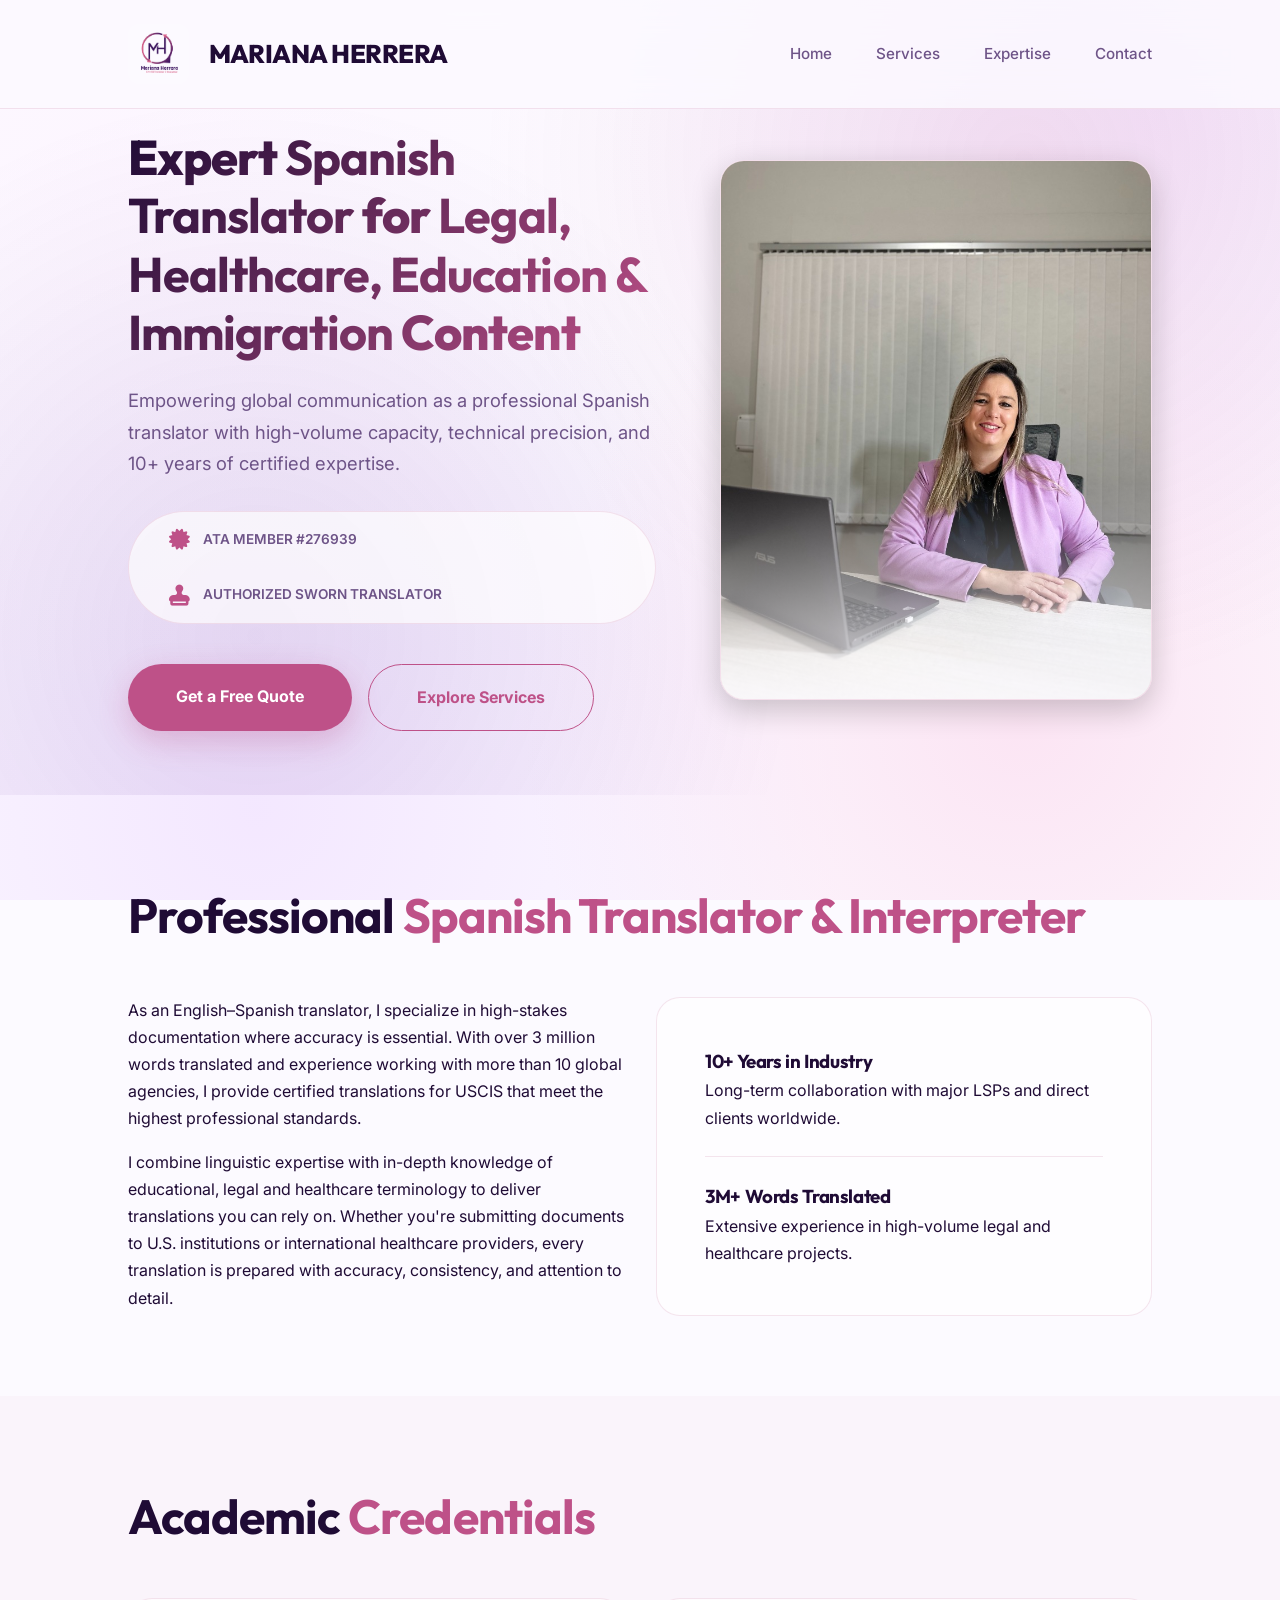
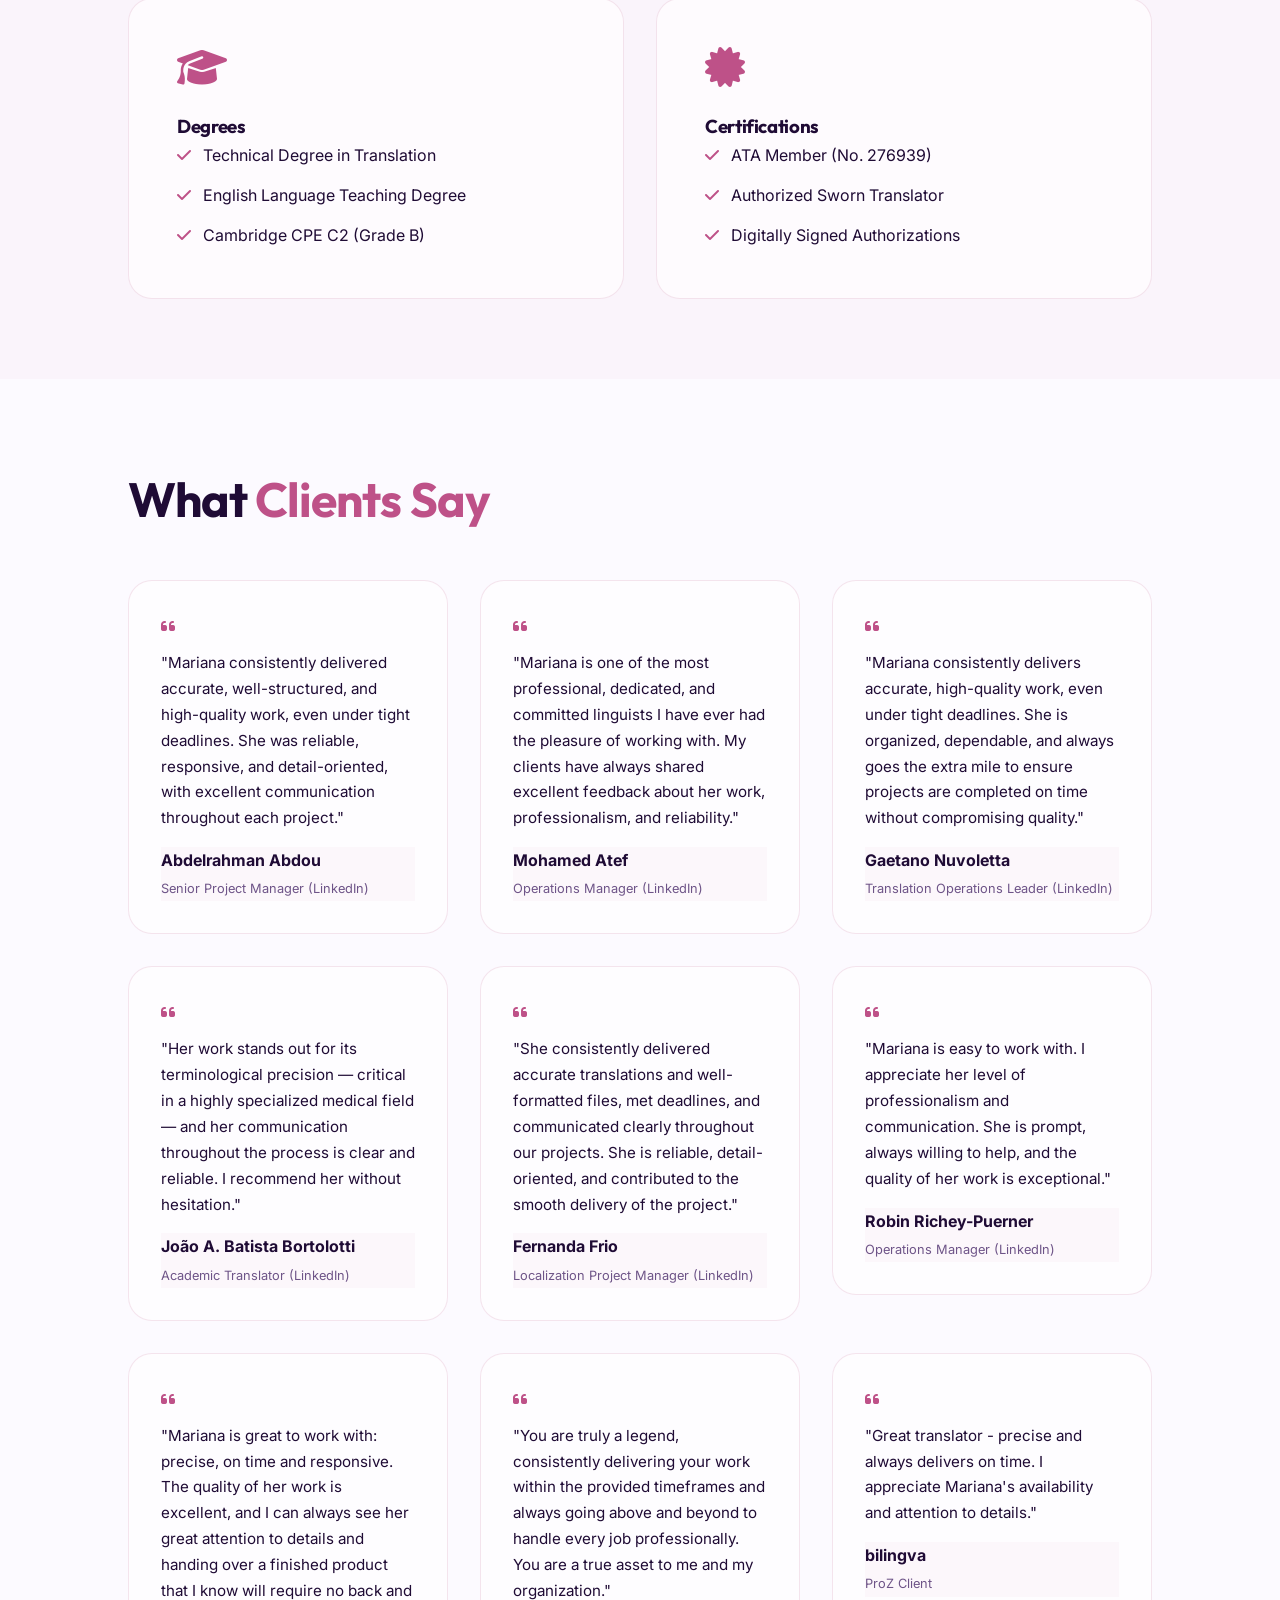
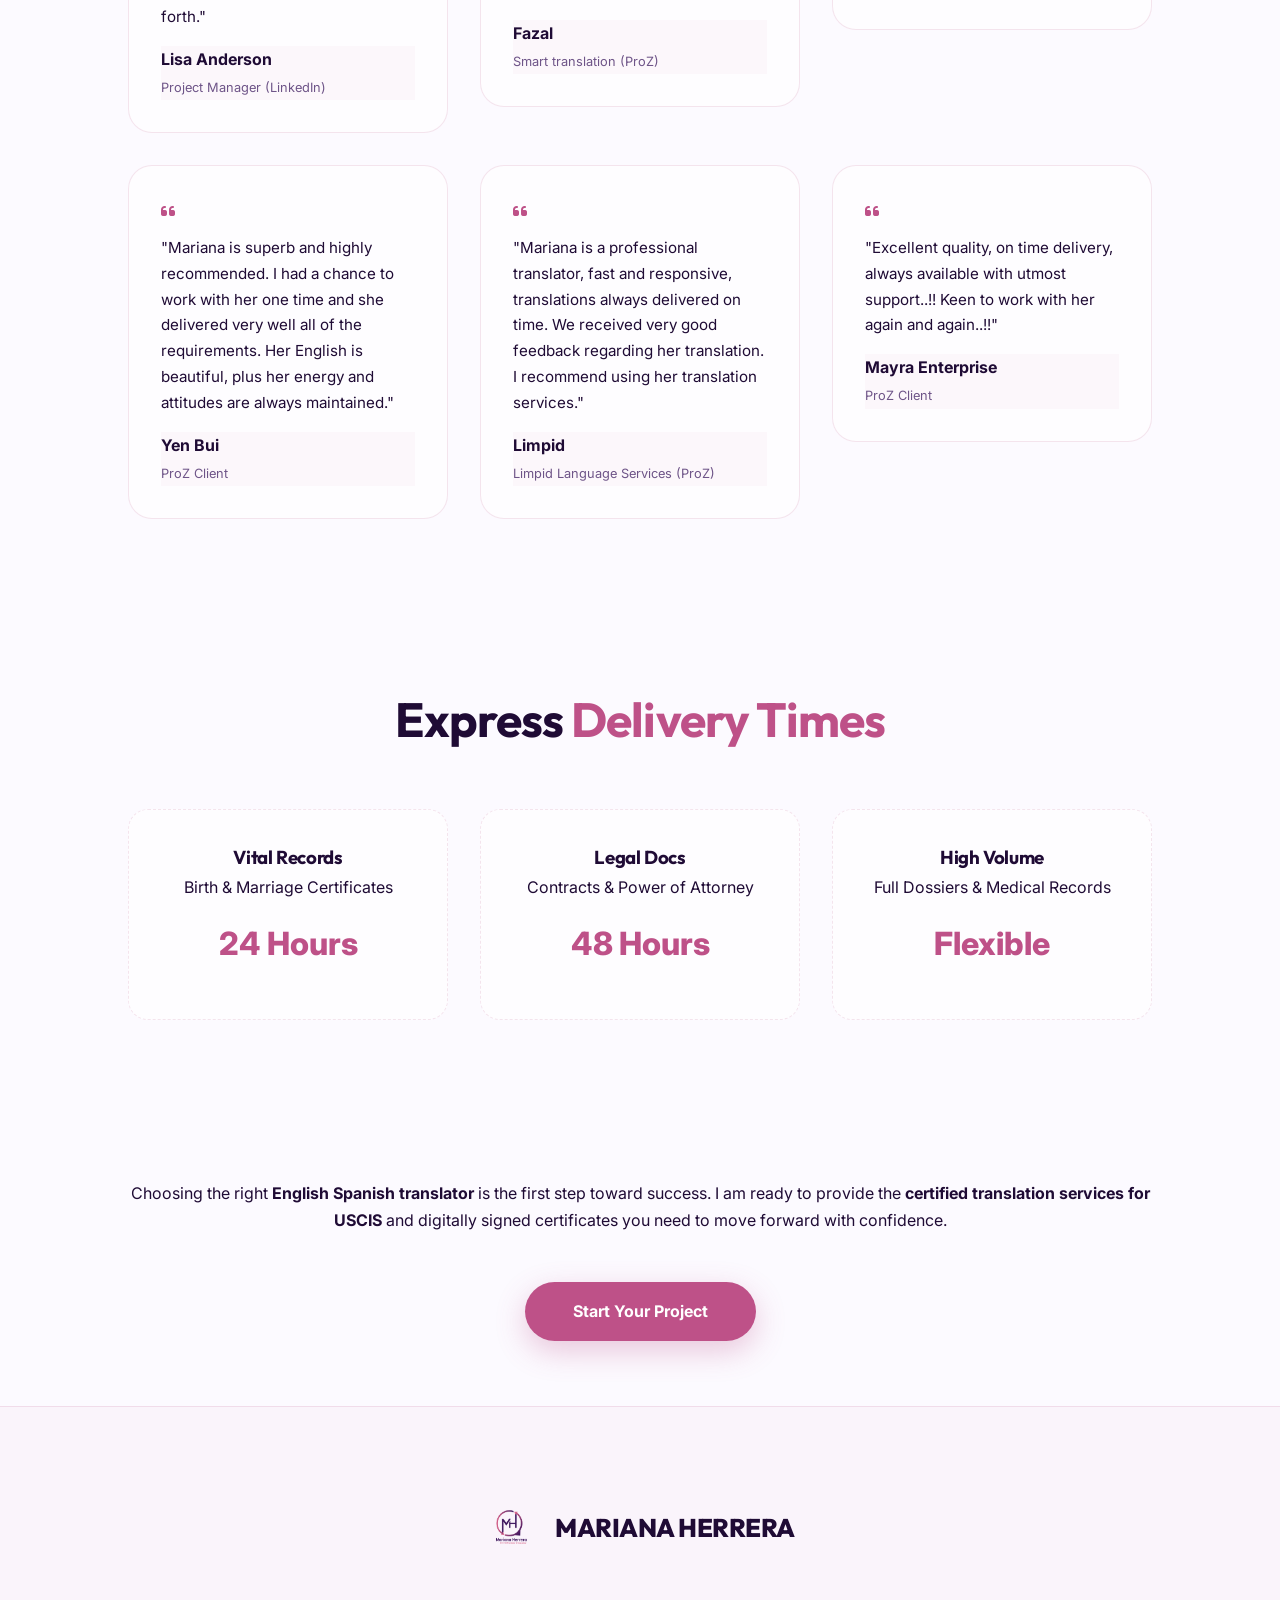
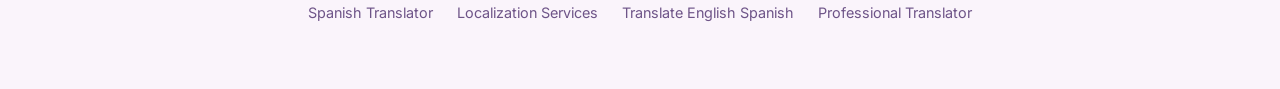
<file: index.html>
<!DOCTYPE html>
<html lang="en">

<head>
    <meta charset="UTF-8">
    <meta name="viewport" content="width=device-width, initial-scale=1.0">
    <title>Spanish Translator | Legal, Healthcare, Education & Immigration | Mariana Herrera</title>
    <meta name="description"
        content="Hire an expert Spanish translator. Mariana Herrera provides professional EN<>ES translation services specializing in legal, healthcare, education, and immigration.">
    <!-- Open Graph Tags -->
    <meta property="og:title" content="Spanish Translator | Mariana Herrera">
    <meta property="og:description" content="Expert Spanish translator providing certified EN<>ES translations for legal, healthcare, and immigration documentation.">
    <meta property="og:url" content="https://herreramariana.com/">
    <!-- Twitter Cards -->
    <meta name="twitter:card" content="summary_large_image">
    <meta name="twitter:title" content="Spanish Translator | Mariana Herrera">
    <meta name="twitter:description" content="Expert Spanish translator providing certified EN<>ES translations for legal, healthcare, and immigration.">
    <link rel="stylesheet" href="style.css">
    <link rel="stylesheet" href="https://cdnjs.cloudflare.com/ajax/libs/font-awesome/6.5.1/css/all.min.css">
    <link rel="canonical" href="https://herreramariana.com/">
    <!-- Schema.org -->
    <script type="application/ld+json">
    {
      "@context": "https://schema.org",
      "@type": "ProfessionalService",
      "name": "Mariana Herrera - Spanish Translator",
      "description": "Professional Spanish translator providing certified translation, localization, and interpretation services.",
      "url": "https://herreramariana.com/",
      "provider": {
        "@type": "Person",
        "name": "Mariana Herrera"
      }
    }
    </script>
</head>

<body>
    <header id="mainHeader">
        <a href="index.html" class="nav-logo">
            <img src="Mariana Herrera logo 2-02.jpg.jpeg" alt="Mariana Herrera Logo" class="logo-img">
            <span>MARIANA HERRERA</span>
        </a>
        <div class="hamburger" id="hamburgerMenu">
            <i class="fa-solid fa-bars"></i>
        </div>
        <nav id="navMenu">
            <a href="index.html">Home</a>
            <a href="localization-services.html">Services</a>
            <a href="translate-english-spanish.html">Expertise</a>
            <a href="professional-translator.html">Contact</a>
        </nav>
    </header>

    <main>
        <section class="hero reveal">
            <div class="hero-grid">
                <div class="hero-text">
                    <h1>Expert <strong>Spanish Translator</strong> for <strong>Legal, Healthcare, Education &
                            Immigration</strong> Content</h1>
                    <p>Empowering global communication as a professional Spanish translator with high-volume capacity, technical precision, and 10+ years of certified
                        expertise.</p>
        
                    <div class="authority-bar">
                        <div class="auth-item">
                            <i class="fa-solid fa-certificate"></i>
                            <span>ATA MEMBER #276939</span>
                        </div>
                        <div class="auth-item">
                            <i class="fa-solid fa-stamp"></i>
                            <span>AUTHORIZED SWORN TRANSLATOR</span>
                        </div>
                    </div>
        
                    <div class="hero-btns">
                        <a href="professional-translator.html" class="btn-primary">Get a Free Quote</a>
                        <a href="localization-services.html" class="btn-secondary">Explore Services</a>
                    </div>
                </div>
                <div class="hero-image">
                    <div class="about-image-card">
                        <img src="spanish-translator-mariana-herrera.jpg" alt="Mariana Herrera - Professional Spanish Translator">
                    </div>
                </div>
            </div>
        </section>

        <section id="about" class="reveal">
            <h2 class="section-title">Professional <span>Spanish Translator & Interpreter</span></h2>
            <div class="grid">
                <div class="about-text">
                    <p>As an English–Spanish translator, I specialize in high-stakes documentation where accuracy is essential. With over 3 million words translated and experience working with more than 10 global agencies, I provide certified translations for USCIS that meet the highest professional standards.</p>
                    <p style="margin-top: 1rem;">I combine linguistic expertise with in-depth knowledge of educational, legal and healthcare terminology to deliver translations you can rely on. Whether you're submitting documents to U.S. institutions or international healthcare providers, every translation is prepared with accuracy, consistency, and attention to detail.</p>


                </div>
                <div class="glass-card">
                    <h3>10+ Years in Industry</h3>
                    <p>Long-term collaboration with major LSPs and direct clients worldwide.</p>
                    <hr style="border: none; border-top: 1px solid var(--glass-border); margin: 1.5rem 0;">
                    <h3>3M+ Words Translated</h3>
                    <p>Extensive experience in high-volume legal and healthcare projects.</p>
                </div>
            </div>
        </section>

        <section class="reveal" style="background: rgba(190, 81, 136, 0.03);">
            <h2 class="section-title">Academic <span>Credentials</span></h2>
            <div class="grid">
                <article class="glass-card">
                    <i class="fa-solid fa-graduation-cap"
                        style="font-size: 2.5rem; color: var(--secondary); margin-bottom: 1.5rem;"></i>
                    <h3>Degrees</h3>
                    <ul style="list-style: none; padding: 0;">
                        <li style="margin-bottom: 0.8rem;"><i class="fa-solid fa-check"
                                style="color: var(--secondary); margin-right: 0.5rem;"></i> Technical Degree in
                            Translation</li>
                        <li style="margin-bottom: 0.8rem;"><i class="fa-solid fa-check"
                                style="color: var(--secondary); margin-right: 0.5rem;"></i> English Language Teaching
                            Degree</li>
                        <li><i class="fa-solid fa-check" style="color: var(--secondary); margin-right: 0.5rem;"></i>
                            Cambridge CPE C2 (Grade B)</li>
                    </ul>
                </article>
                <article class="glass-card">
                    <i class="fa-solid fa-certificate"
                        style="font-size: 2.5rem; color: var(--secondary); margin-bottom: 1.5rem;"></i>
                    <h3>Certifications</h3>
                    <ul style="list-style: none; padding: 0;">
                        <li style="margin-bottom: 0.8rem;"><i class="fa-solid fa-check"
                                style="color: var(--secondary); margin-right: 0.5rem;"></i> ATA Member (No. 276939)</li>
                        <li style="margin-bottom: 0.8rem;"><i class="fa-solid fa-check"
                                style="color: var(--secondary); margin-right: 0.5rem;"></i> Authorized Sworn Translator
                        </li>
                        <li><i class="fa-solid fa-check" style="color: var(--secondary); margin-right: 0.5rem;"></i>
                            Digitally Signed Authorizations</li>
                    </ul>
                </article>
            </div>
        </section>

        <section class="reveal">
            <h2 class="section-title">What <span>Clients Say</span></h2>
            <div class="grid" style="align-items: start;">
                <blockquote class="glass-card" style="padding: 2rem;">
                    <i class="fa-solid fa-quote-left" style="color: var(--secondary); margin-bottom: 1rem;"></i>
                    <p style="font-size: 0.95rem;">"Mariana consistently delivered accurate, well-structured, and high-quality work, even under tight deadlines. She was reliable, responsive, and detail-oriented, with excellent communication throughout each project."</p>
                    <footer style="margin-top: 1rem; border: none; padding: 0; text-align: left;">
                        <strong>Abdelrahman Abdou</strong><br>
                        <span style="font-size: 0.8rem; color: var(--text-muted);">Senior Project Manager (LinkedIn)</span>
                    </footer>
                </blockquote>
                <blockquote class="glass-card" style="padding: 2rem;">
                    <i class="fa-solid fa-quote-left" style="color: var(--secondary); margin-bottom: 1rem;"></i>
                    <p style="font-size: 0.95rem;">"Mariana is one of the most professional, dedicated, and committed linguists I have ever had the pleasure of working with. My clients have always shared excellent feedback about her work, professionalism, and reliability."</p>
                    <footer style="margin-top: 1rem; border: none; padding: 0; text-align: left;">
                        <strong>Mohamed Atef</strong><br>
                        <span style="font-size: 0.8rem; color: var(--text-muted);">Operations Manager (LinkedIn)</span>
                    </footer>
                </blockquote>
                <blockquote class="glass-card" style="padding: 2rem;">
                    <i class="fa-solid fa-quote-left" style="color: var(--secondary); margin-bottom: 1rem;"></i>
                    <p style="font-size: 0.95rem;">"Mariana consistently delivers accurate, high-quality work, even under tight deadlines. She is organized, dependable, and always goes the extra mile to ensure projects are completed on time without compromising quality."</p>
                    <footer style="margin-top: 1rem; border: none; padding: 0; text-align: left;">
                        <strong>Gaetano Nuvoletta</strong><br>
                        <span style="font-size: 0.8rem; color: var(--text-muted);">Translation Operations Leader (LinkedIn)</span>
                    </footer>
                </blockquote>
                <blockquote class="glass-card" style="padding: 2rem;">
                    <i class="fa-solid fa-quote-left" style="color: var(--secondary); margin-bottom: 1rem;"></i>
                    <p style="font-size: 0.95rem;">"Her work stands out for its terminological precision — critical in a highly specialized medical field — and her communication throughout the process is clear and reliable. I recommend her without hesitation."</p>
                    <footer style="margin-top: 1rem; border: none; padding: 0; text-align: left;">
                        <strong>João A. Batista Bortolotti</strong><br>
                        <span style="font-size: 0.8rem; color: var(--text-muted);">Academic Translator (LinkedIn)</span>
                    </footer>
                </blockquote>
                <blockquote class="glass-card" style="padding: 2rem;">
                    <i class="fa-solid fa-quote-left" style="color: var(--secondary); margin-bottom: 1rem;"></i>
                    <p style="font-size: 0.95rem;">"She consistently delivered accurate translations and well-formatted files, met deadlines, and communicated clearly throughout our projects. She is reliable, detail-oriented, and contributed to the smooth delivery of the project."</p>
                    <footer style="margin-top: 1rem; border: none; padding: 0; text-align: left;">
                        <strong>Fernanda Frio</strong><br>
                        <span style="font-size: 0.8rem; color: var(--text-muted);">Localization Project Manager (LinkedIn)</span>
                    </footer>
                </blockquote>
                <blockquote class="glass-card" style="padding: 2rem;">
                    <i class="fa-solid fa-quote-left" style="color: var(--secondary); margin-bottom: 1rem;"></i>
                    <p style="font-size: 0.95rem;">"Mariana is easy to work with. I appreciate her level of professionalism and communication. She is prompt, always willing to help, and the quality of her work is exceptional."</p>
                    <footer style="margin-top: 1rem; border: none; padding: 0; text-align: left;">
                        <strong>Robin Richey-Puerner</strong><br>
                        <span style="font-size: 0.8rem; color: var(--text-muted);">Operations Manager (LinkedIn)</span>
                    </footer>
                </blockquote>
                <blockquote class="glass-card" style="padding: 2rem;">
                    <i class="fa-solid fa-quote-left" style="color: var(--secondary); margin-bottom: 1rem;"></i>
                    <p style="font-size: 0.95rem;">"Mariana is great to work with: precise, on time and responsive. The quality of her work is excellent, and I can always see her great attention to details and handing over a finished product that I know will require no back and forth."</p>
                    <footer style="margin-top: 1rem; border: none; padding: 0; text-align: left;">
                        <strong>Lisa Anderson</strong><br>
                        <span style="font-size: 0.8rem; color: var(--text-muted);">Project Manager (LinkedIn)</span>
                    </footer>
                </blockquote>
                <blockquote class="glass-card" style="padding: 2rem;">
                    <i class="fa-solid fa-quote-left" style="color: var(--secondary); margin-bottom: 1rem;"></i>
                    <p style="font-size: 0.95rem;">"You are truly a legend, consistently delivering your work within the provided timeframes and always going above and beyond to handle every job professionally. You are a true asset to me and my organization."</p>
                    <footer style="margin-top: 1rem; border: none; padding: 0; text-align: left;">
                        <strong>Fazal</strong><br>
                        <span style="font-size: 0.8rem; color: var(--text-muted);">Smart translation (ProZ)</span>
                    </footer>
                </blockquote>
                <blockquote class="glass-card" style="padding: 2rem;">
                    <i class="fa-solid fa-quote-left" style="color: var(--secondary); margin-bottom: 1rem;"></i>
                    <p style="font-size: 0.95rem;">"Great translator - precise and always delivers on time. I appreciate Mariana's availability and attention to details."</p>
                    <footer style="margin-top: 1rem; border: none; padding: 0; text-align: left;">
                        <strong>bilingva</strong><br>
                        <span style="font-size: 0.8rem; color: var(--text-muted);">ProZ Client</span>
                    </footer>
                </blockquote>
                <blockquote class="glass-card" style="padding: 2rem;">
                    <i class="fa-solid fa-quote-left" style="color: var(--secondary); margin-bottom: 1rem;"></i>
                    <p style="font-size: 0.95rem;">"Mariana is superb and highly recommended. I had a chance to work with her one time and she delivered very well all of the requirements. Her English is beautiful, plus her energy and attitudes are always maintained."</p>
                    <footer style="margin-top: 1rem; border: none; padding: 0; text-align: left;">
                        <strong>Yen Bui</strong><br>
                        <span style="font-size: 0.8rem; color: var(--text-muted);">ProZ Client</span>
                    </footer>
                </blockquote>
                <blockquote class="glass-card" style="padding: 2rem;">
                    <i class="fa-solid fa-quote-left" style="color: var(--secondary); margin-bottom: 1rem;"></i>
                    <p style="font-size: 0.95rem;">"Mariana is a professional translator, fast and responsive, translations always delivered on time. We received very good feedback regarding her translation. I recommend using her translation services."</p>
                    <footer style="margin-top: 1rem; border: none; padding: 0; text-align: left;">
                        <strong>Limpid</strong><br>
                        <span style="font-size: 0.8rem; color: var(--text-muted);">Limpid Language Services (ProZ)</span>
                    </footer>
                </blockquote>
                <blockquote class="glass-card" style="padding: 2rem;">
                    <i class="fa-solid fa-quote-left" style="color: var(--secondary); margin-bottom: 1rem;"></i>
                    <p style="font-size: 0.95rem;">"Excellent quality, on time delivery, always available with utmost support..!! Keen to work with her again and again..!!"</p>
                    <footer style="margin-top: 1rem; border: none; padding: 0; text-align: left;">
                        <strong>Mayra Enterprise</strong><br>
                        <span style="font-size: 0.8rem; color: var(--text-muted);">ProZ Client</span>
                    </footer>
                </blockquote>
            </div>
        </section>

        <section class="reveal">
            <h2 class="section-title" style="text-align: center;">Express <span>Delivery Times</span></h2>
            <div class="delivery-grid">
                <div class="delivery-card">
                    <h3>Vital Records</h3>
                    <p>Birth & Marriage Certificates</p>
                    <span class="delivery-time">24 Hours</span>
                </div>
                <div class="delivery-card">
                    <h3>Legal Docs</h3>
                    <p>Contracts & Power of Attorney</p>
                    <span class="delivery-time">48 Hours</span>
                </div>
                <div class="delivery-card">
                    <h3>High Volume</h3>
                    <p>Full Dossiers & Medical Records</p>
                    <span class="delivery-time">Flexible</span>
                </div>
            </div>
        </section>

        <section style="text-align: center;" class="reveal">
            <p>Choosing the right <strong>English Spanish translator</strong> is the first step toward success. I am
                ready to provide the <strong>certified translation services for USCIS</strong> and digitally signed
                certificates you need to move forward with confidence.</p>
            <div style="margin-top: 4rem;">
                <a href="professional-translator.html" class="btn-primary">Start Your Project</a>
            </div>
        </section>
    </main>

    <footer>
        <div class="footer-content">
            <a href="index.html" class="nav-logo">
                <img src="Mariana Herrera logo 2-02.jpg.jpeg" alt="Footer Logo" style="height: 50px;">
                <span>MARIANA HERRERA</span>
            </a>
            <div style="display: flex; gap: 1.5rem; flex-wrap: wrap; justify-content: center; margin-top: 1rem; font-size: 0.9rem;">
                <a href="index.html" style="color: var(--text-muted); text-decoration: none;">Spanish Translator</a>
                <a href="localization-services.html" style="color: var(--text-muted); text-decoration: none;">Localization Services</a>
                <a href="translate-english-spanish.html" style="color: var(--text-muted); text-decoration: none;">Translate English Spanish</a>
                <a href="professional-translator.html" style="color: var(--text-muted); text-decoration: none;">Professional Translator</a>
            </div>
        </div>
    </footer>

    <script>
        window.addEventListener('scroll', () => {
            const header = document.getElementById('mainHeader');
            if (window.scrollY > 100) {
                header.classList.add('scrolled');
            } else {
                header.classList.remove('scrolled');
            }
        });

        const hamburger = document.getElementById('hamburgerMenu');
        const navMenu = document.getElementById('navMenu');
        
        if (hamburger) {
            hamburger.addEventListener('click', () => {
                navMenu.classList.toggle('active');
                const icon = hamburger.querySelector('i');
                if (navMenu.classList.contains('active')) {
                    icon.classList.remove('fa-bars');
                    icon.classList.add('fa-xmark');
                } else {
                    icon.classList.remove('fa-xmark');
                    icon.classList.add('fa-bars');
                }
            });
        }
    </script>
</body>

</html>
</file>
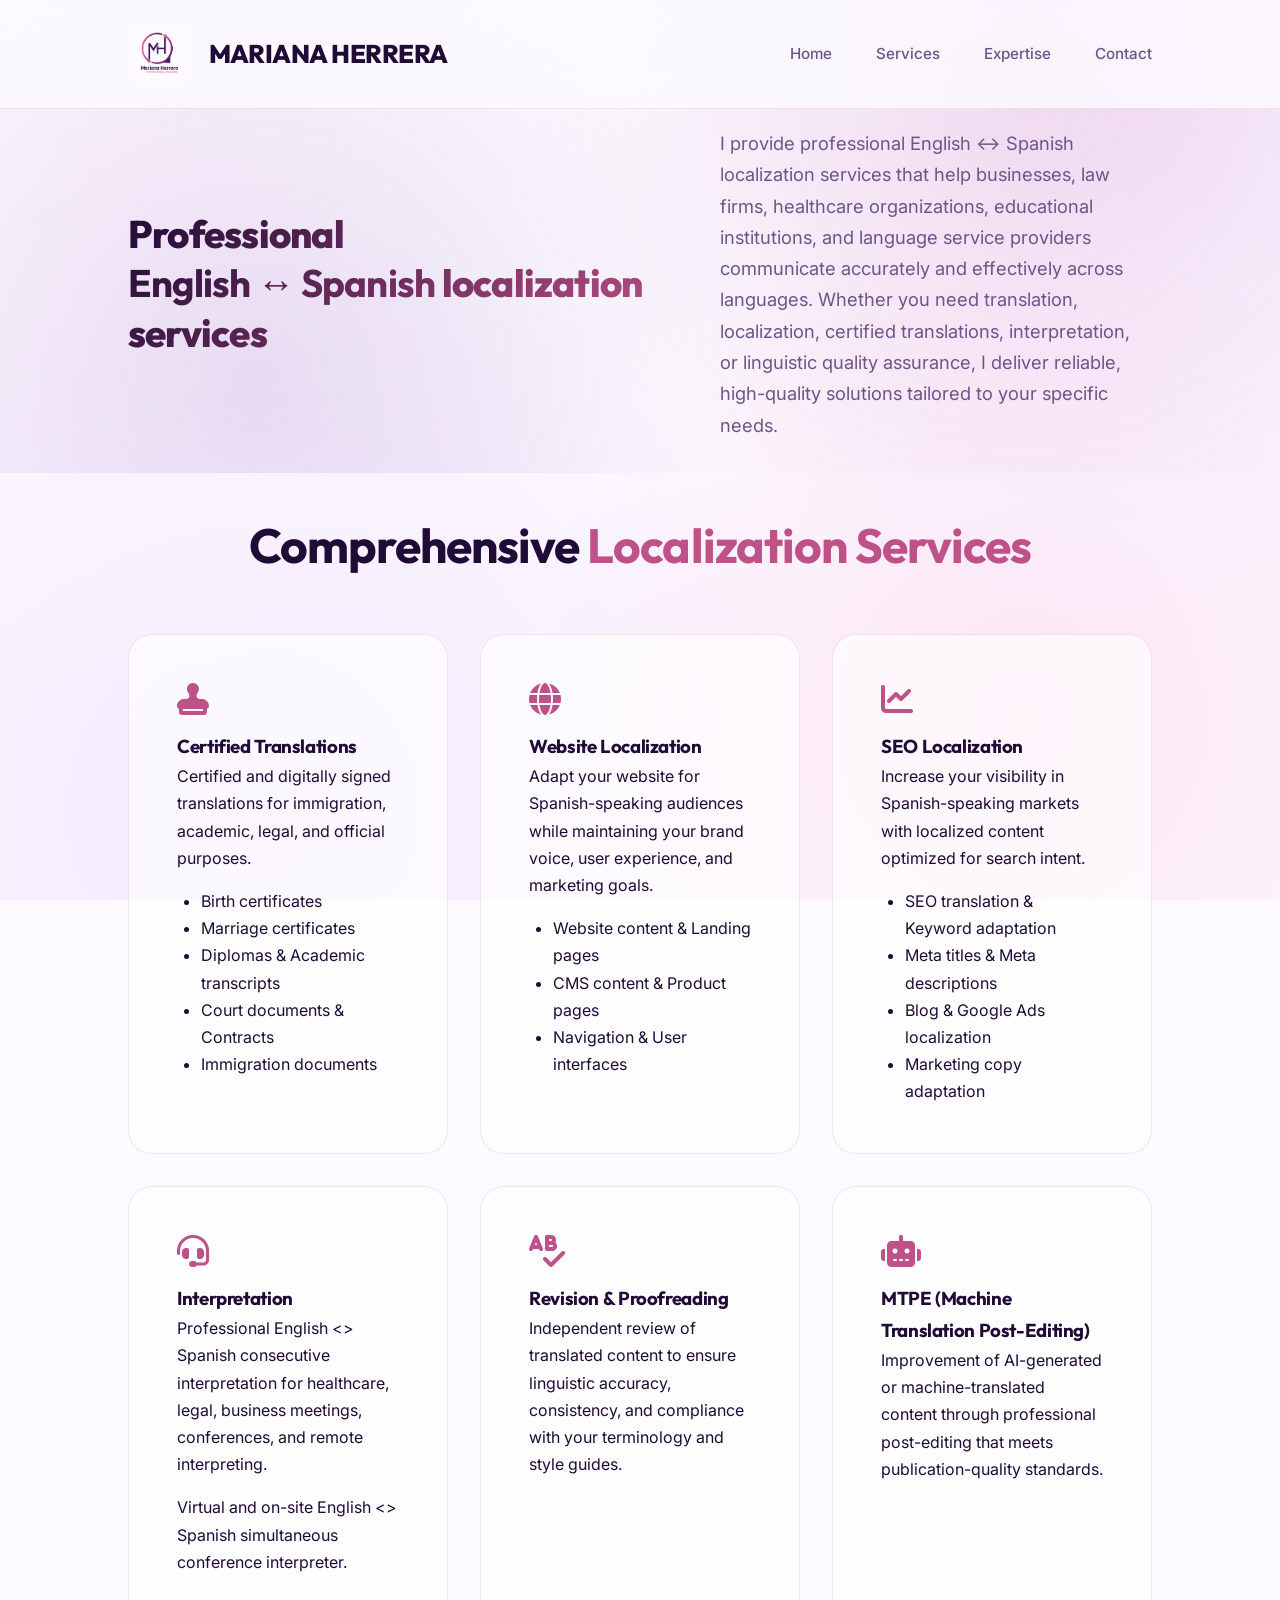
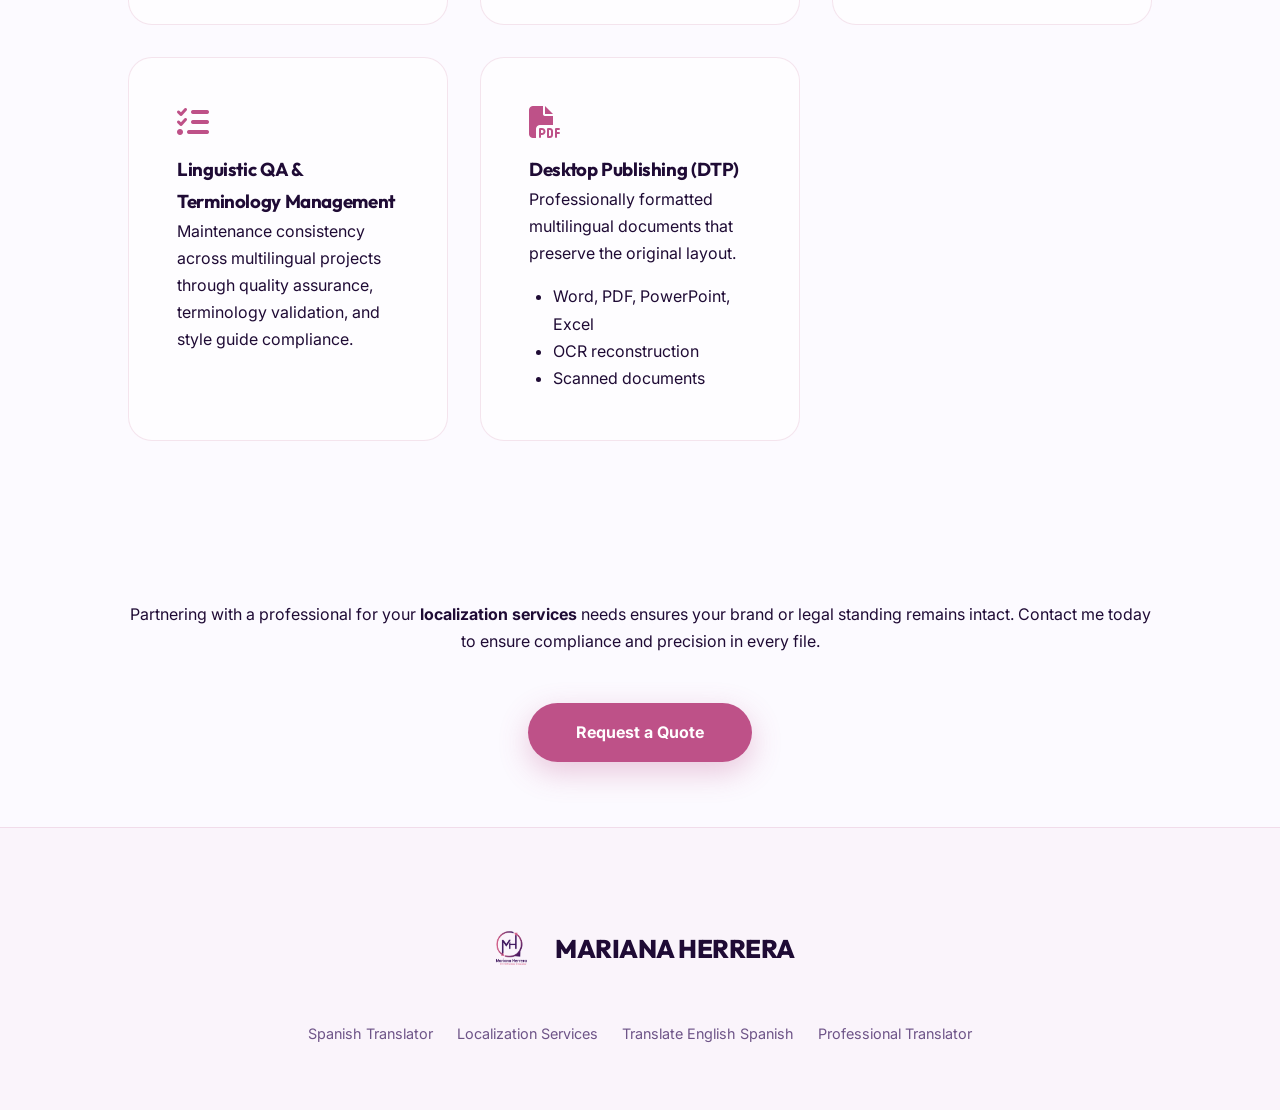
<file: localization-services.html>
<!DOCTYPE html>
<html lang="en">

<head>
    <meta charset="UTF-8">
    <meta name="viewport" content="width=device-width, initial-scale=1.0">
    <title>Localization Services | English Spanish Translation | Mariana Herrera</title>
    <meta name="description"
        content="Expert localization services. Adapt your website and documents for Spanish-speaking audiences with professional EN<>ES translation and SEO localization.">
    <link rel="stylesheet" href="style.css">
    <link rel="stylesheet" href="https://cdnjs.cloudflare.com/ajax/libs/font-awesome/6.5.1/css/all.min.css">
    <link rel="canonical"
        href="https://herreramariana.com/localization-services.html">
    <!-- Open Graph Tags -->
    <meta property="og:title" content="Localization Services | Mariana Herrera">
    <meta property="og:description" content="Professional localization services to adapt your content for Spanish-speaking markets.">
    <meta property="og:url" content="https://herreramariana.com/localization-services.html">
    <!-- Twitter Cards -->
    <meta name="twitter:card" content="summary_large_image">
    <meta name="twitter:title" content="Localization Services | Mariana Herrera">
    <meta name="twitter:description" content="Professional localization services to adapt your content for Spanish-speaking markets.">
    <!-- Schema.org -->
    <script type="application/ld+json">
    {
      "@context": "https://schema.org",
      "@type": "Service",
      "name": "Localization Services",
      "description": "Professional localization services including website, SEO, and document adaptation for Spanish markets.",
      "url": "https://herreramariana.com/localization-services.html",
      "provider": {
        "@type": "Person",
        "name": "Mariana Herrera"
      }
    }
    </script>
</head>

<body>
    <header id="mainHeader">
        <a href="index.html" class="nav-logo">
            <img src="Mariana Herrera logo 2-02.jpg.jpeg" alt="Mariana Herrera Logo" class="logo-img">
            <span>MARIANA HERRERA</span>
        </a>
        <div class="hamburger" id="hamburgerMenu">
            <i class="fa-solid fa-bars"></i>
        </div>
        <nav id="navMenu">
            <a href="index.html">Home</a>
            <a href="localization-services.html">Services</a>
            <a href="translate-english-spanish.html">Expertise</a>
            <a href="professional-translator.html">Contact</a>
        </nav>
    </header>

    <main>
        <section class="hero reveal" style="min-height: auto; padding-bottom: 2rem;">
            <div class="hero-grid" style="align-items: center;">
                <h1 style="font-size: clamp(1.8rem, 3vw, 2.6rem); line-height: 1.3; margin-bottom: 0;">Professional <strong style="white-space: nowrap;">English ↔ Spanish</strong> localization services</h1>
                <p style="margin-bottom: 0;">I provide professional English ↔ Spanish localization services that help businesses, law firms, healthcare organizations, educational institutions, and language service providers communicate accurately and effectively across languages. Whether you need translation, localization, certified translations, interpretation, or linguistic quality assurance, I deliver reliable, high-quality solutions tailored to your specific needs.</p>
            </div>
        </section>

        <section class="reveal" style="padding-top: 2rem;">
            <h2 class="section-title" style="text-align: center; margin-bottom: 3rem;">Comprehensive <span>Localization Services</span></h2>
            <div class="grid">
                <div class="glass-card">
                    <i class="fa-solid fa-stamp" style="font-size: 2rem; color: var(--secondary); margin-bottom: 1rem;"></i>
                    <h3>Certified Translations</h3>
                    <p>Certified and digitally signed translations for immigration, academic, legal, and official purposes.</p>
                    <ul style="margin-top: 1rem; padding-left: 1.5rem; text-align: left;">
                        <li>Birth certificates</li>
                        <li>Marriage certificates</li>
                        <li>Diplomas & Academic transcripts</li>
                        <li>Court documents & Contracts</li>
                        <li>Immigration documents</li>
                    </ul>
                </div>
                
                <div class="glass-card">
                    <i class="fa-solid fa-globe" style="font-size: 2rem; color: var(--secondary); margin-bottom: 1rem;"></i>
                    <h3>Website Localization</h3>
                    <p>Adapt your website for Spanish-speaking audiences while maintaining your brand voice, user experience, and marketing goals.</p>
                    <ul style="margin-top: 1rem; padding-left: 1.5rem; text-align: left;">
                        <li>Website content & Landing pages</li>
                        <li>CMS content & Product pages</li>
                        <li>Navigation & User interfaces</li>
                    </ul>
                </div>

                <div class="glass-card">
                    <i class="fa-solid fa-chart-line" style="font-size: 2rem; color: var(--secondary); margin-bottom: 1rem;"></i>
                    <h3>SEO Localization</h3>
                    <p>Increase your visibility in Spanish-speaking markets with localized content optimized for search intent.</p>
                    <ul style="margin-top: 1rem; padding-left: 1.5rem; text-align: left;">
                        <li>SEO translation & Keyword adaptation</li>
                        <li>Meta titles & Meta descriptions</li>
                        <li>Blog & Google Ads localization</li>
                        <li>Marketing copy adaptation</li>
                    </ul>
                </div>

                <div class="glass-card">
                    <i class="fa-solid fa-headset" style="font-size: 2rem; color: var(--secondary); margin-bottom: 1rem;"></i>
                    <h3>Interpretation</h3>
                    <p>Professional English <> Spanish consecutive interpretation for healthcare, legal, business meetings, conferences, and remote interpreting.</p>
                    <p style="margin-top: 1rem;">Virtual and on-site English <> Spanish simultaneous conference interpreter.</p>
                </div>

                <div class="glass-card">
                    <i class="fa-solid fa-spell-check" style="font-size: 2rem; color: var(--secondary); margin-bottom: 1rem;"></i>
                    <h3>Revision & Proofreading</h3>
                    <p>Independent review of translated content to ensure linguistic accuracy, consistency, and compliance with your terminology and style guides.</p>
                </div>

                <div class="glass-card">
                    <i class="fa-solid fa-robot" style="font-size: 2rem; color: var(--secondary); margin-bottom: 1rem;"></i>
                    <h3>MTPE (Machine Translation Post-Editing)</h3>
                    <p>Improvement of AI-generated or machine-translated content through professional post-editing that meets publication-quality standards.</p>
                </div>

                <div class="glass-card">
                    <i class="fa-solid fa-list-check" style="font-size: 2rem; color: var(--secondary); margin-bottom: 1rem;"></i>
                    <h3>Linguistic QA & Terminology Management</h3>
                    <p>Maintenance consistency across multilingual projects through quality assurance, terminology validation, and style guide compliance.</p>
                </div>

                <div class="glass-card">
                    <i class="fa-solid fa-file-pdf" style="font-size: 2rem; color: var(--secondary); margin-bottom: 1rem;"></i>
                    <h3>Desktop Publishing (DTP)</h3>
                    <p>Professionally formatted multilingual documents that preserve the original layout.</p>
                    <ul style="margin-top: 1rem; padding-left: 1.5rem; text-align: left;">
                        <li>Word, PDF, PowerPoint, Excel</li>
                        <li>OCR reconstruction</li>
                        <li>Scanned documents</li>
                    </ul>
                </div>
            </div>
        </section>

        <section style="text-align: center;" class="reveal">
            <p>Partnering with a professional for your <strong>localization services</strong> needs ensures your brand or legal standing remains intact. Contact me today to ensure compliance and precision in every file.</p>
            <div style="margin-top: 4rem;">
                <a href="professional-translator.html" class="btn-primary">Request a Quote</a>
            </div>
        </section>
    </main>

    <footer>
        <div class="footer-content">
            <a href="index.html" class="nav-logo">
                <img src="Mariana Herrera logo 2-02.jpg.jpeg" alt="Footer Logo" style="height: 50px;">
                <span>MARIANA HERRERA</span>
            </a>
            <div style="display: flex; gap: 1.5rem; flex-wrap: wrap; justify-content: center; margin-top: 1rem; font-size: 0.9rem;">
                <a href="index.html" style="color: var(--text-muted); text-decoration: none;">Spanish Translator</a>
                <a href="localization-services.html" style="color: var(--text-muted); text-decoration: none;">Localization Services</a>
                <a href="translate-english-spanish.html" style="color: var(--text-muted); text-decoration: none;">Translate English Spanish</a>
                <a href="professional-translator.html" style="color: var(--text-muted); text-decoration: none;">Professional Translator</a>
            </div>
        </div>
    </footer>

    <script>
        window.addEventListener('scroll', () => {
            const header = document.getElementById('mainHeader');
            if (window.scrollY > 100) {
                header.classList.add('scrolled');
            } else {
                header.classList.remove('scrolled');
            }
        });

        const hamburger = document.getElementById('hamburgerMenu');
        const navMenu = document.getElementById('navMenu');
        
        if (hamburger) {
            hamburger.addEventListener('click', () => {
                navMenu.classList.toggle('active');
                const icon = hamburger.querySelector('i');
                if (navMenu.classList.contains('active')) {
                    icon.classList.remove('fa-bars');
                    icon.classList.add('fa-xmark');
                } else {
                    icon.classList.remove('fa-xmark');
                    icon.classList.add('fa-bars');
                }
            });
        }
    </script>
</body>

</html>
</file>
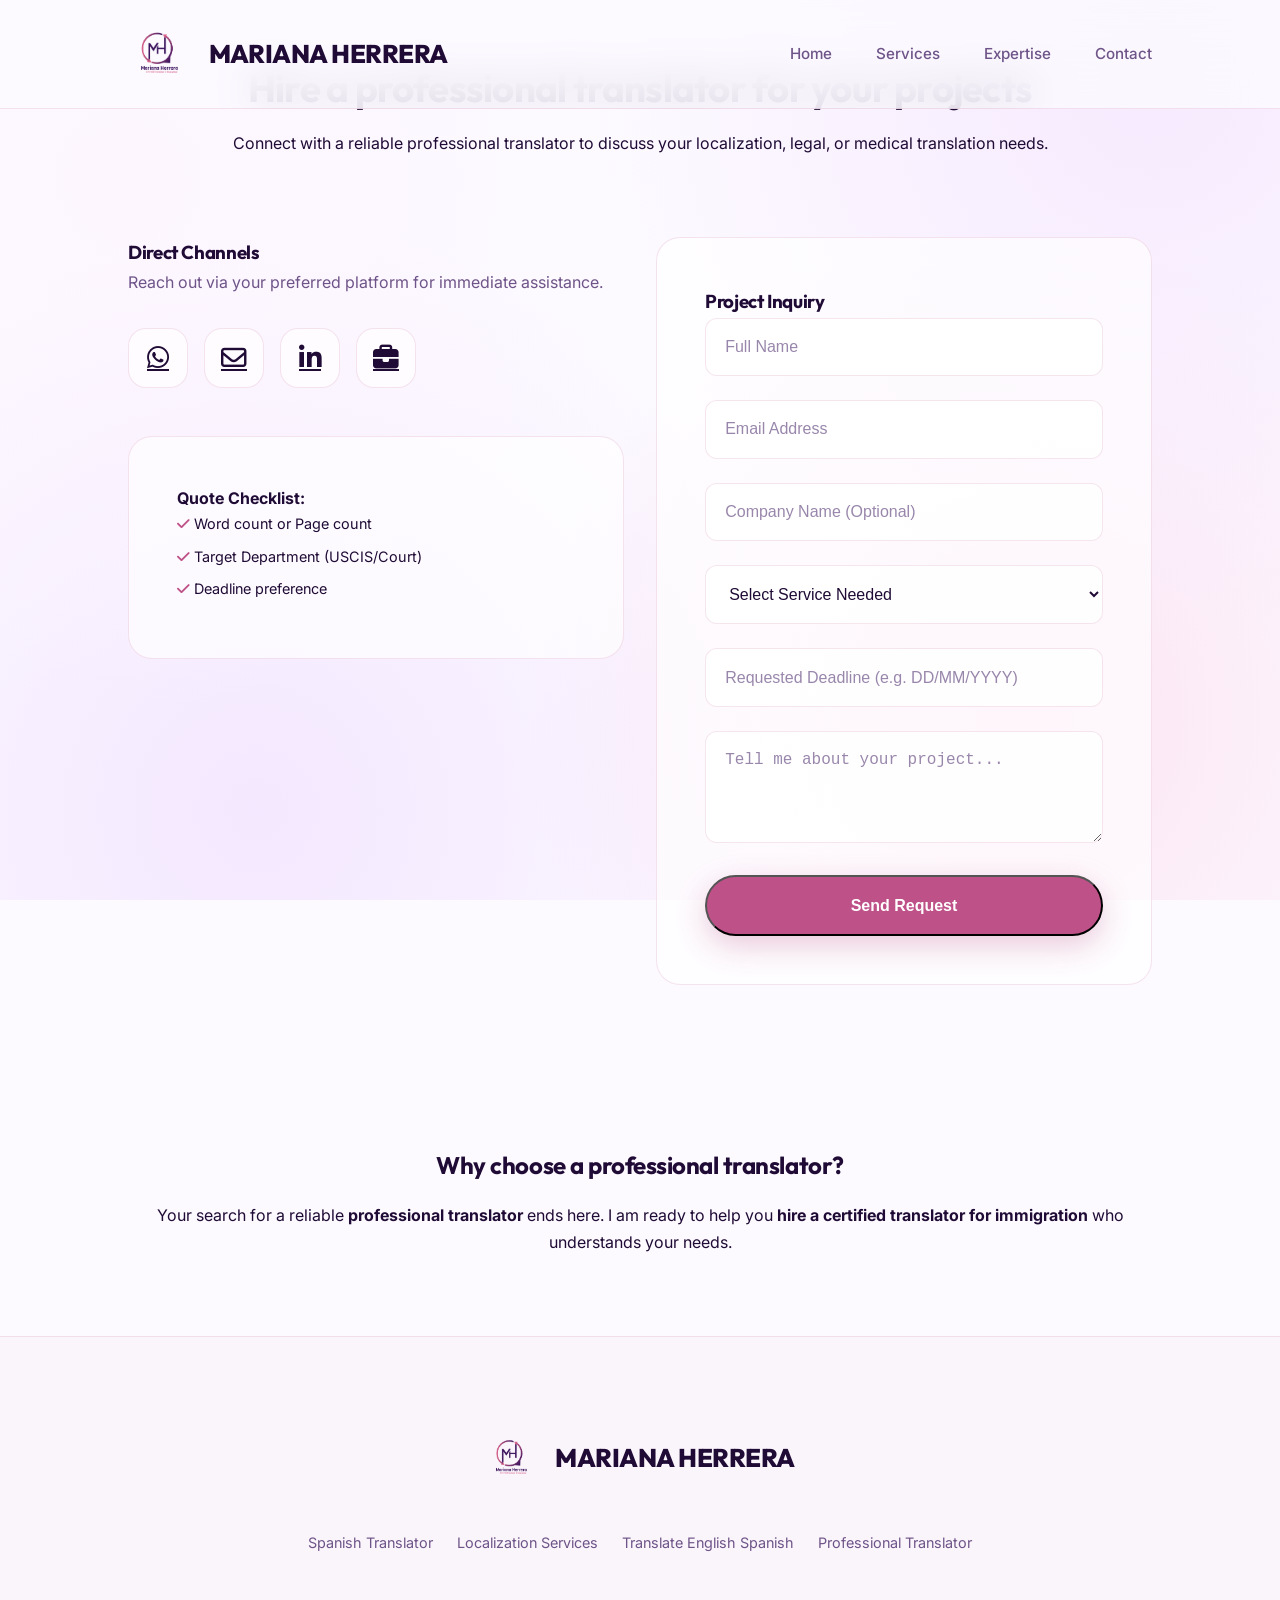
<file: professional-translator.html>
<!DOCTYPE html>
<html lang="en">

<head>
    <meta charset="UTF-8">
    <meta name="viewport" content="width=device-width, initial-scale=1.0">
    <title>Hire a Professional Translator | Contact Mariana Herrera</title>
    <meta name="description"
        content="Looking for a professional translator? Contact Mariana Herrera for certified translations, localization services, and specialized interpretation.">
    <link rel="stylesheet" href="style.css">
    <link rel="stylesheet" href="https://cdnjs.cloudflare.com/ajax/libs/font-awesome/6.5.1/css/all.min.css">
    <link rel="canonical"
        href="https://herreramariana.com/professional-translator.html">
    <!-- Open Graph Tags -->
    <meta property="og:title" content="Hire a Professional Translator | Mariana Herrera">
    <meta property="og:description" content="Looking for a professional translator? Contact Mariana Herrera for certified translations, localization services, and specialized interpretation.">
    <meta property="og:url" content="https://herreramariana.com/professional-translator.html">
    <!-- Twitter Cards -->
    <meta name="twitter:card" content="summary_large_image">
    <meta name="twitter:title" content="Hire a Professional Translator | Mariana Herrera">
    <meta name="twitter:description" content="Contact Mariana Herrera for certified translations and localization services.">
    <!-- Schema.org -->
    <script type="application/ld+json">
    {
      "@context": "https://schema.org",
      "@type": "ContactPage",
      "name": "Professional Translator Contact",
      "description": "Contact form to hire Mariana Herrera, a professional translator.",
      "url": "https://herreramariana.com/professional-translator.html",
      "mainEntity": {
        "@type": "Person",
        "name": "Mariana Herrera"
      }
    }
    </script>
</head>

<body>
    <header id="mainHeader">
        <a href="index.html" class="nav-logo">
            <img src="Mariana Herrera logo 2-02.jpg.jpeg" alt="Mariana Herrera Logo" class="logo-img">
            <span>MARIANA HERRERA</span>
        </a>
        <div class="hamburger" id="hamburgerMenu">
            <i class="fa-solid fa-bars"></i>
        </div>
        <nav id="navMenu">
            <a href="index.html">Home</a>
            <a href="localization-services.html">Services</a>
            <a href="translate-english-spanish.html">Expertise</a>
            <a href="professional-translator.html">Contact</a>
        </nav>
    </header>

    <main>
        <section class="reveal" style="text-align: center; padding-top: 4rem; padding-bottom: 0;">
            <h1 style="font-size: clamp(1.8rem, 3vw, 2.6rem); line-height: 1.3; margin-bottom: 1rem;">Hire a <strong>professional translator</strong> for your projects</h1>
            <p>Connect with a reliable professional translator to discuss your localization, legal, or medical translation needs.</p>
        </section>

        <section class="grid reveal">
            <div class="contact-info">
                <h3>Direct <span>Channels</span></h3>
                <p style="margin-bottom: 2rem; color: var(--text-muted);">Reach out via your preferred platform for
                    immediate assistance.</p>

                <div class="social-links">
                    <a href="https://wa.me/5493417424541" class="social-btn whatsapp" title="WhatsApp" target="_blank">
                        <i class="fa-brands fa-whatsapp"></i>
                    </a>
                    <a href="javascript:void(0)" onclick="navigator.clipboard.writeText('translations@herreramariana.com'); alert('¡Correo copiado: translations@herreramariana.com!');" class="social-btn email" title="Copy Email">
                        <i class="fa-regular fa-envelope"></i>
                    </a>
                    <a href="https://www.linkedin.com/in/seotranslatorandducationexpert" class="social-btn linkedin"
                        title="LinkedIn" target="_blank">
                        <i class="fa-brands fa-linkedin-in"></i>
                    </a>
                    <a href="http://www.proz.com/translator/2684323" class="social-btn proz" title="ProZ"
                        target="_blank">
                        <i class="fa-solid fa-briefcase"></i>
                    </a>
                </div>

                <div class="glass-card" style="margin-top: 3rem;">
                    <h4>Quote Checklist:</h4>
                    <ul style="list-style: none; padding: 0; font-size: 0.9rem;">
                        <li style="margin-bottom: 0.5rem;"><i class="fa-solid fa-check"
                                style="color: var(--secondary);"></i> Word count or Page count</li>
                        <li style="margin-bottom: 0.5rem;"><i class="fa-solid fa-check"
                                style="color: var(--secondary);"></i> Target Department (USCIS/Court)</li>
                        <li style="margin-bottom: 0.5rem;"><i class="fa-solid fa-check"
                                style="color: var(--secondary);"></i> Deadline preference</li>
                    </ul>
                </div>
            </div>

            <form class="contact-form glass-card" action="https://formspree.io/f/mpqgkqww" method="POST">
                <h3>Project <span>Inquiry</span></h3>
                <input type="hidden" name="_subject" value="New Website Inquiry (Mariana Herrera)">
                <input type="text" name="name" placeholder="Full Name" required>
                <input type="email" name="email" placeholder="Email Address" required>
                <input type="text" name="company" placeholder="Company Name (Optional)">
                <select name="service" required>
                    <option value="">Select Service Needed</option>
                    <option value="certified">Certified/Sworn Translation</option>
                    <option value="legal">Legal/Medical Localization</option>
                    <option value="proofreading">Proofreading/LQA</option>
                    <option value="interpretation">Interpretation</option>
                </select>
                <input type="text" name="deadline" placeholder="Requested Deadline (e.g. DD/MM/YYYY)">
                <textarea name="message" placeholder="Tell me about your project..." rows="4" required></textarea>
                <button type="submit" class="btn-primary" style="width: 100%;">Send Request</button>
            </form>
        </section>

        <section style="text-align: center;" class="reveal">
            <h2 style="margin-bottom: 1rem;">Why choose a professional translator?</h2>
            <p>Your search for a reliable <strong>professional translator</strong> ends here. I am ready to help you
                <strong>hire a certified translator for immigration</strong> who understands your needs.
            </p>
        </section>
    </main>

    <footer>
        <div class="footer-content">
            <a href="index.html" class="nav-logo">
                <img src="Mariana Herrera logo 2-02.jpg.jpeg" alt="Footer Logo" style="height: 50px;">
                <span>MARIANA HERRERA</span>
            </a>
            <div style="display: flex; gap: 1.5rem; flex-wrap: wrap; justify-content: center; margin-top: 1rem; font-size: 0.9rem;">
                <a href="index.html" style="color: var(--text-muted); text-decoration: none;">Spanish Translator</a>
                <a href="localization-services.html" style="color: var(--text-muted); text-decoration: none;">Localization Services</a>
                <a href="translate-english-spanish.html" style="color: var(--text-muted); text-decoration: none;">Translate English Spanish</a>
                <a href="professional-translator.html" style="color: var(--text-muted); text-decoration: none;">Professional Translator</a>
            </div>
        </div>
    </footer>

    <script>
        window.addEventListener('scroll', () => {
            const header = document.getElementById('mainHeader');
            if (window.scrollY > 100) {
                header.classList.add('scrolled');
            } else {
                header.classList.remove('scrolled');
            }
        });

        const hamburger = document.getElementById('hamburgerMenu');
        const navMenu = document.getElementById('navMenu');
        
        if (hamburger) {
            hamburger.addEventListener('click', () => {
                navMenu.classList.toggle('active');
                const icon = hamburger.querySelector('i');
                if (navMenu.classList.contains('active')) {
                    icon.classList.remove('fa-bars');
                    icon.classList.add('fa-xmark');
                } else {
                    icon.classList.remove('fa-xmark');
                    icon.classList.add('fa-bars');
                }
            });
        }
    </script>
</body>

</html>
</file>
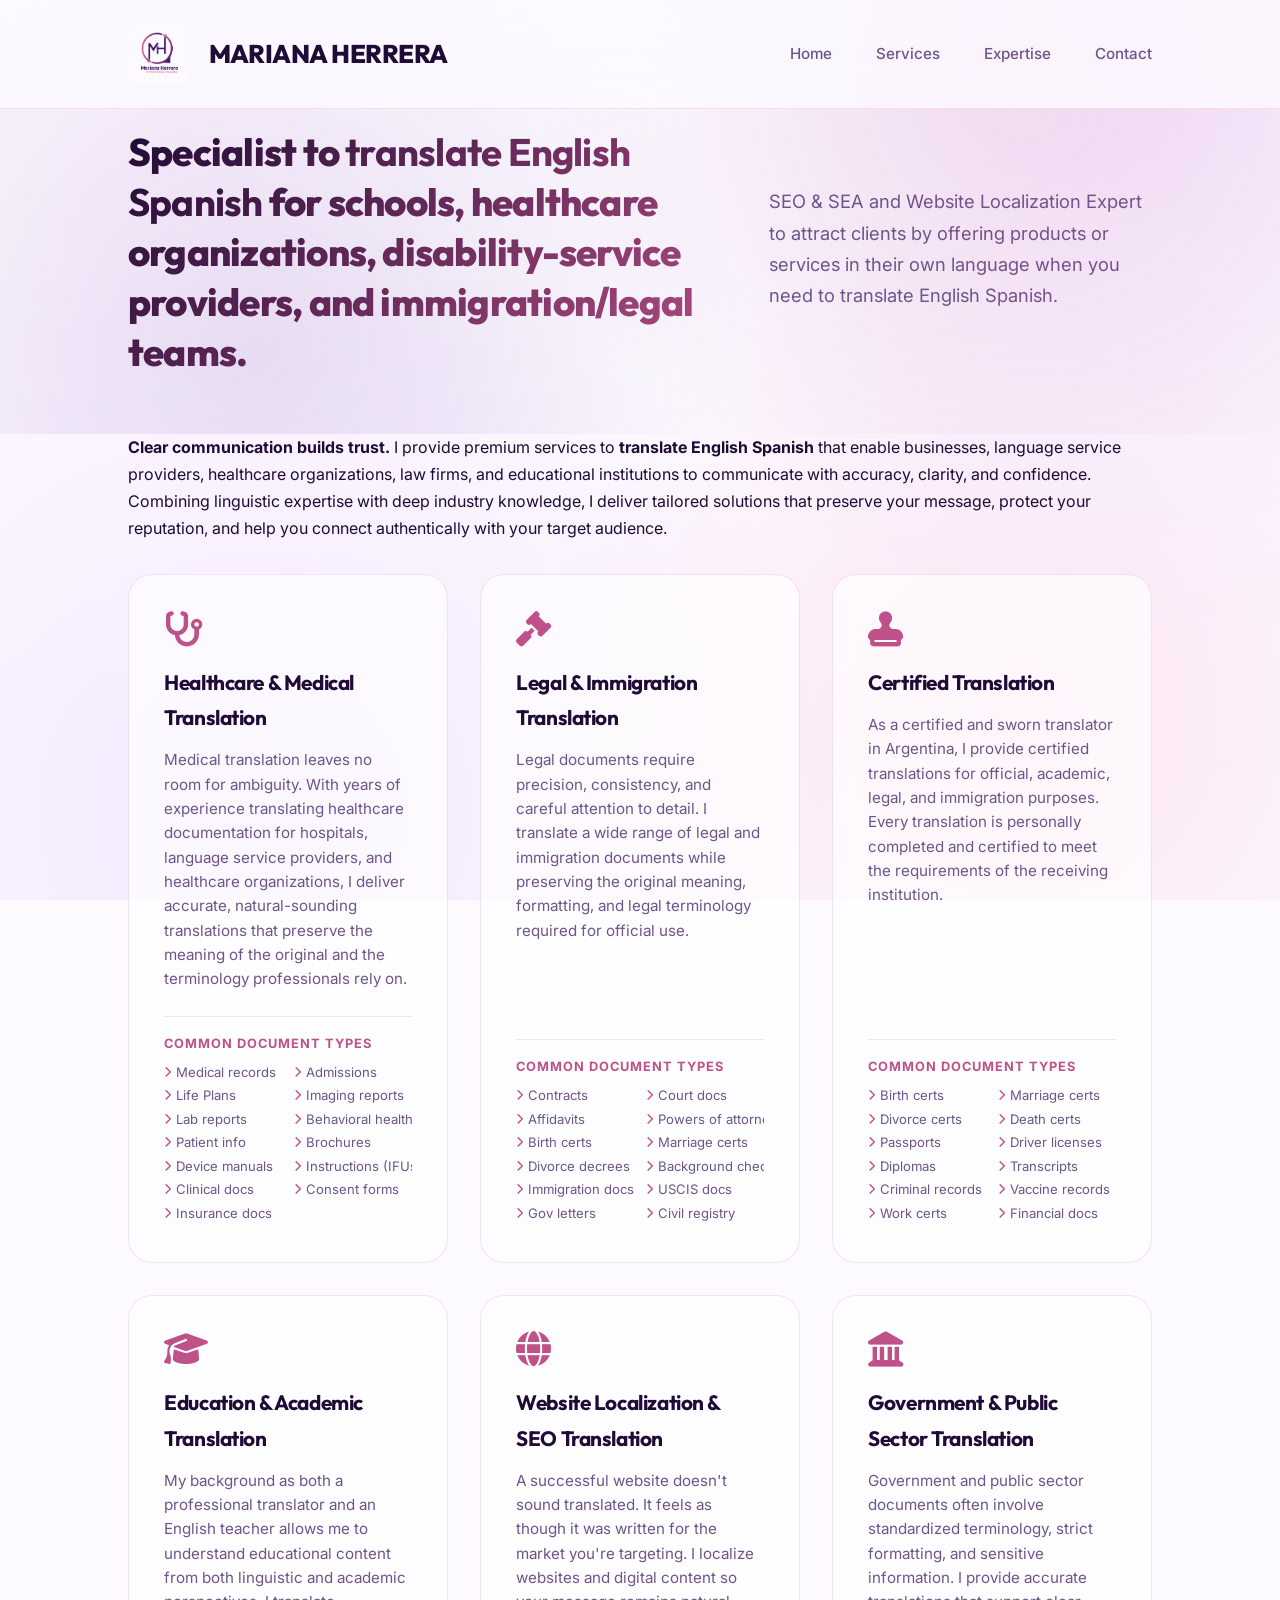
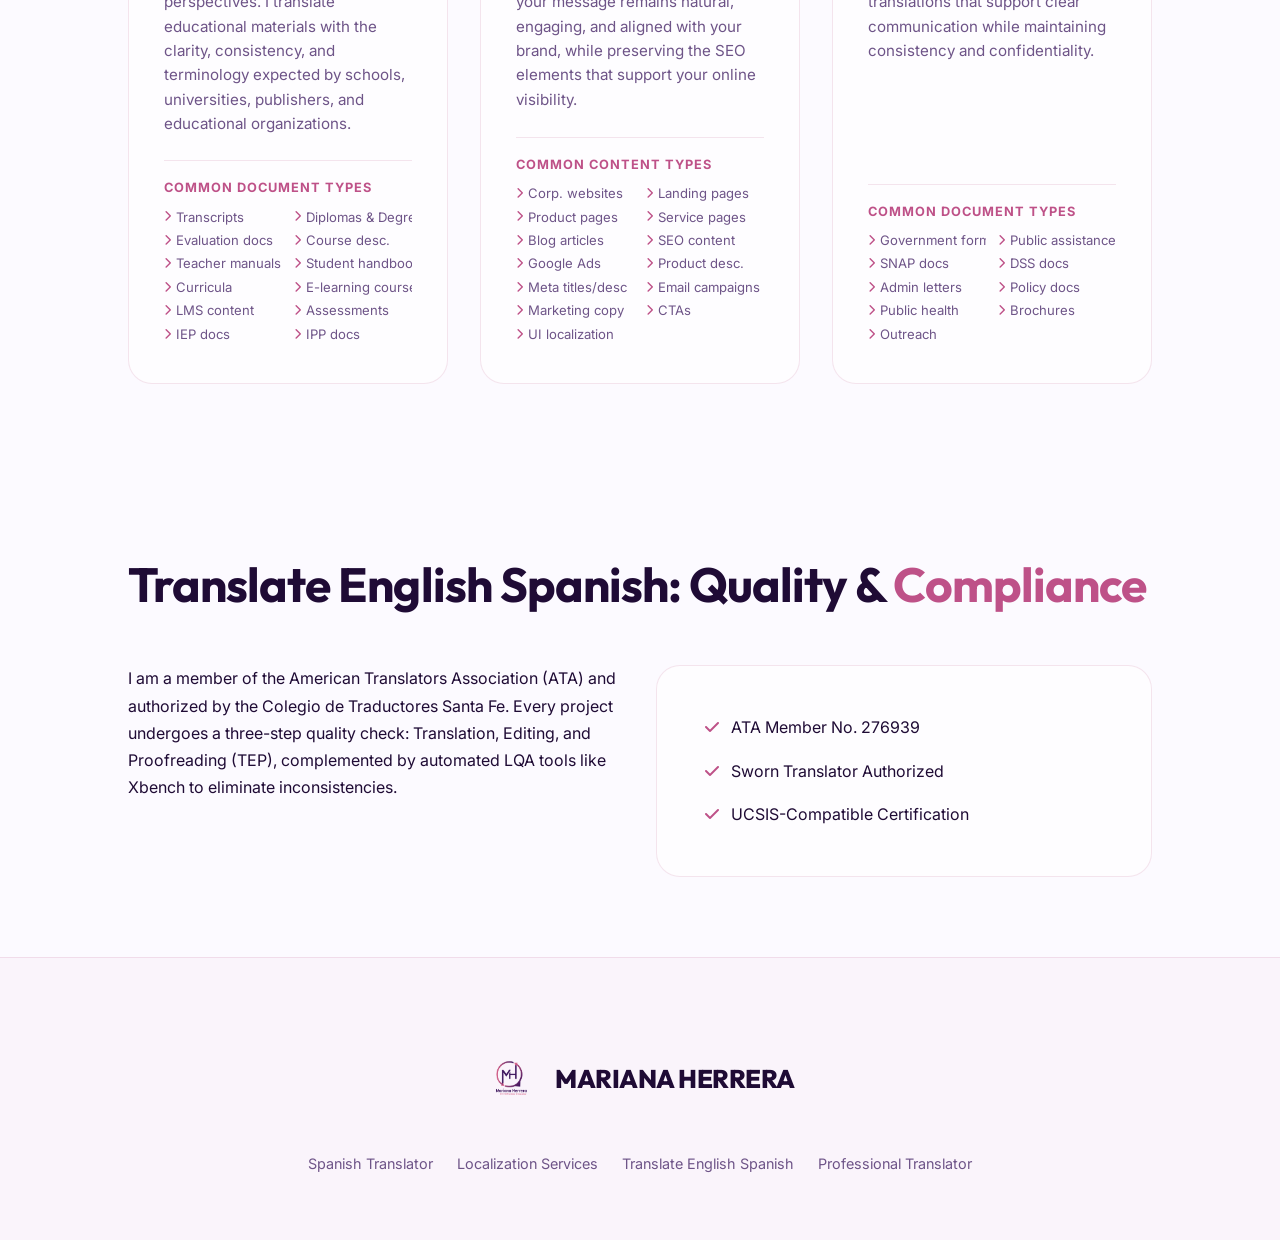
<file: translate-english-spanish.html>
<!DOCTYPE html>
<html lang="en">

<head>
    <meta charset="UTF-8">
    <meta name="viewport" content="width=device-width, initial-scale=1.0">
    <title>Translate English Spanish | Legal & Medical Expertise | Mariana Herrera</title>
    <meta name="description"
        content="Looking to translate English Spanish documents? Mariana Herrera offers specialized translation in Legal, Healthcare, and Academic sectors. Certified professional.">
    <link rel="stylesheet" href="style.css">
    <link rel="stylesheet" href="https://cdnjs.cloudflare.com/ajax/libs/font-awesome/6.5.1/css/all.min.css">
    <link rel="canonical"
        href="https://herreramariana.com/translate-english-spanish.html">
    <!-- Open Graph Tags -->
    <meta property="og:title" content="Translate English Spanish | Mariana Herrera">
    <meta property="og:description" content="Expert to translate English Spanish documents in Legal, Healthcare, and Education sectors.">
    <meta property="og:url" content="https://herreramariana.com/translate-english-spanish.html">
    <!-- Twitter Cards -->
    <meta name="twitter:card" content="summary_large_image">
    <meta name="twitter:title" content="Translate English Spanish | Mariana Herrera">
    <meta name="twitter:description" content="Expert to translate English Spanish documents in Legal, Healthcare, and Education sectors.">
    <!-- Schema.org -->
    <script type="application/ld+json">
    {
      "@context": "https://schema.org",
      "@type": "Service",
      "name": "Translate English Spanish",
      "description": "Professional services to translate English Spanish documents accurately for legal, medical, and academic needs.",
      "url": "https://herreramariana.com/translate-english-spanish.html",
      "provider": {
        "@type": "Person",
        "name": "Mariana Herrera"
      }
    }
    </script>
</head>

<body>
    <header id="mainHeader">
        <a href="index.html" class="nav-logo">
            <img src="Mariana Herrera logo 2-02.jpg.jpeg" alt="Mariana Herrera Logo" class="logo-img">
            <span>MARIANA HERRERA</span>
        </a>
        <div class="hamburger" id="hamburgerMenu">
            <i class="fa-solid fa-bars"></i>
        </div>
        <nav id="navMenu">
            <a href="index.html">Home</a>
            <a href="localization-services.html">Services</a>
            <a href="translate-english-spanish.html">Expertise</a>
            <a href="professional-translator.html">Contact</a>
        </nav>
    </header>

    <main>
        <section class="hero reveal" style="min-height: auto; padding-bottom: 2rem;">
            <h1 style="font-size: clamp(1.8rem, 3vw, 2.6rem); line-height: 1.3;">Specialist to <strong>translate English Spanish</strong> for schools, healthcare organizations, disability-service providers, and immigration/legal teams.</h1>
            <p>SEO & SEA and Website Localization Expert to attract clients by offering products or services in their own language when you need to translate English Spanish.</p>
        </section>

        <section class="reveal" style="padding-top: 0; padding-bottom: 2rem;">
            <p><strong>Clear communication builds trust.</strong> I provide premium services to <strong>translate English Spanish</strong> that enable businesses, language service providers, healthcare organizations, law firms, and educational institutions to communicate with accuracy, clarity, and confidence. Combining linguistic expertise with deep industry knowledge, I deliver tailored solutions that preserve your message, protect your reputation, and help you connect authentically with your target audience.</p>
        </section>

        <section class="grid reveal" style="padding-top: 0;">
            <!-- 1. Healthcare & Medical Translation -->
            <article class="expertise-card">
                <i class="fa-solid fa-stethoscope" style="font-size: 2.2rem; color: var(--secondary);"></i>
                <h3>Healthcare & Medical Translation</h3>
                <p>Medical translation leaves no room for ambiguity. With years of experience translating healthcare documentation for hospitals, language service providers, and healthcare organizations, I deliver accurate, natural-sounding translations that preserve the meaning of the original and the terminology professionals rely on.</p>
                <h4 class="doc-types-title">Common document types</h4>
                <ul class="doc-types-list">
                    <li><i class="fa-solid fa-chevron-right"></i> Medical records</li>
                    <li><i class="fa-solid fa-chevron-right"></i> Admissions</li>
                    <li><i class="fa-solid fa-chevron-right"></i> Life Plans</li>
                    <li><i class="fa-solid fa-chevron-right"></i> Imaging reports</li>
                    <li><i class="fa-solid fa-chevron-right"></i> Lab reports</li>
                    <li><i class="fa-solid fa-chevron-right"></i> Behavioral health</li>
                    <li><i class="fa-solid fa-chevron-right"></i> Patient info</li>
                    <li><i class="fa-solid fa-chevron-right"></i> Brochures</li>
                    <li><i class="fa-solid fa-chevron-right"></i> Device manuals</li>
                    <li><i class="fa-solid fa-chevron-right"></i> Instructions (IFUs)</li>
                    <li><i class="fa-solid fa-chevron-right"></i> Clinical docs</li>
                    <li><i class="fa-solid fa-chevron-right"></i> Consent forms</li>
                    <li><i class="fa-solid fa-chevron-right"></i> Insurance docs</li>
                </ul>
            </article>

            <!-- 2. Legal & Immigration Translation -->
            <article class="expertise-card">
                <i class="fa-solid fa-gavel" style="font-size: 2.2rem; color: var(--secondary);"></i>
                <h3>Legal & Immigration Translation</h3>
                <p>Legal documents require precision, consistency, and careful attention to detail. I translate a wide range of legal and immigration documents while preserving the original meaning, formatting, and legal terminology required for official use.</p>
                <h4 class="doc-types-title">Common document types</h4>
                <ul class="doc-types-list">
                    <li><i class="fa-solid fa-chevron-right"></i> Contracts</li>
                    <li><i class="fa-solid fa-chevron-right"></i> Court docs</li>
                    <li><i class="fa-solid fa-chevron-right"></i> Affidavits</li>
                    <li><i class="fa-solid fa-chevron-right"></i> Powers of attorney</li>
                    <li><i class="fa-solid fa-chevron-right"></i> Birth certs</li>
                    <li><i class="fa-solid fa-chevron-right"></i> Marriage certs</li>
                    <li><i class="fa-solid fa-chevron-right"></i> Divorce decrees</li>
                    <li><i class="fa-solid fa-chevron-right"></i> Background checks</li>
                    <li><i class="fa-solid fa-chevron-right"></i> Immigration docs</li>
                    <li><i class="fa-solid fa-chevron-right"></i> USCIS docs</li>
                    <li><i class="fa-solid fa-chevron-right"></i> Gov letters</li>
                    <li><i class="fa-solid fa-chevron-right"></i> Civil registry</li>
                </ul>
            </article>

            <!-- 3. Certified Translation -->
            <article class="expertise-card">
                <i class="fa-solid fa-stamp" style="font-size: 2.2rem; color: var(--secondary);"></i>
                <h3>Certified Translation</h3>
                <p>As a certified and sworn translator in Argentina, I provide certified translations for official, academic, legal, and immigration purposes. Every translation is personally completed and certified to meet the requirements of the receiving institution.</p>
                <h4 class="doc-types-title">Common document types</h4>
                <ul class="doc-types-list">
                    <li><i class="fa-solid fa-chevron-right"></i> Birth certs</li>
                    <li><i class="fa-solid fa-chevron-right"></i> Marriage certs</li>
                    <li><i class="fa-solid fa-chevron-right"></i> Divorce certs</li>
                    <li><i class="fa-solid fa-chevron-right"></i> Death certs</li>
                    <li><i class="fa-solid fa-chevron-right"></i> Passports</li>
                    <li><i class="fa-solid fa-chevron-right"></i> Driver licenses</li>
                    <li><i class="fa-solid fa-chevron-right"></i> Diplomas</li>
                    <li><i class="fa-solid fa-chevron-right"></i> Transcripts</li>
                    <li><i class="fa-solid fa-chevron-right"></i> Criminal records</li>
                    <li><i class="fa-solid fa-chevron-right"></i> Vaccine records</li>
                    <li><i class="fa-solid fa-chevron-right"></i> Work certs</li>
                    <li><i class="fa-solid fa-chevron-right"></i> Financial docs</li>
                </ul>
            </article>

            <!-- 4. Education & Academic Translation -->
            <article class="expertise-card">
                <i class="fa-solid fa-graduation-cap" style="font-size: 2.2rem; color: var(--secondary);"></i>
                <h3>Education & Academic Translation</h3>
                <p>My background as both a professional translator and an English teacher allows me to understand educational content from both linguistic and academic perspectives. I translate educational materials with the clarity, consistency, and terminology expected by schools, universities, publishers, and educational organizations.</p>
                <h4 class="doc-types-title">Common document types</h4>
                <ul class="doc-types-list">
                    <li><i class="fa-solid fa-chevron-right"></i> Transcripts</li>
                    <li><i class="fa-solid fa-chevron-right"></i> Diplomas & Degrees</li>
                    <li><i class="fa-solid fa-chevron-right"></i> Evaluation docs</li>
                    <li><i class="fa-solid fa-chevron-right"></i> Course desc.</li>
                    <li><i class="fa-solid fa-chevron-right"></i> Teacher manuals</li>
                    <li><i class="fa-solid fa-chevron-right"></i> Student handbooks</li>
                    <li><i class="fa-solid fa-chevron-right"></i> Curricula</li>
                    <li><i class="fa-solid fa-chevron-right"></i> E-learning courses</li>
                    <li><i class="fa-solid fa-chevron-right"></i> LMS content</li>
                    <li><i class="fa-solid fa-chevron-right"></i> Assessments</li>
                    <li><i class="fa-solid fa-chevron-right"></i> IEP docs</li>
                    <li><i class="fa-solid fa-chevron-right"></i> IPP docs</li>
                </ul>
            </article>

            <!-- 5. Website Localization & SEO Translation -->
            <article class="expertise-card">
                <i class="fa-solid fa-globe" style="font-size: 2.2rem; color: var(--secondary);"></i>
                <h3>Website Localization & SEO Translation</h3>
                <p>A successful website doesn't sound translated. It feels as though it was written for the market you're targeting. I localize websites and digital content so your message remains natural, engaging, and aligned with your brand, while preserving the SEO elements that support your online visibility.</p>
                <h4 class="doc-types-title">Common content types</h4>
                <ul class="doc-types-list">
                    <li><i class="fa-solid fa-chevron-right"></i> Corp. websites</li>
                    <li><i class="fa-solid fa-chevron-right"></i> Landing pages</li>
                    <li><i class="fa-solid fa-chevron-right"></i> Product pages</li>
                    <li><i class="fa-solid fa-chevron-right"></i> Service pages</li>
                    <li><i class="fa-solid fa-chevron-right"></i> Blog articles</li>
                    <li><i class="fa-solid fa-chevron-right"></i> SEO content</li>
                    <li><i class="fa-solid fa-chevron-right"></i> Google Ads</li>
                    <li><i class="fa-solid fa-chevron-right"></i> Product desc.</li>
                    <li><i class="fa-solid fa-chevron-right"></i> Meta titles/desc</li>
                    <li><i class="fa-solid fa-chevron-right"></i> Email campaigns</li>
                    <li><i class="fa-solid fa-chevron-right"></i> Marketing copy</li>
                    <li><i class="fa-solid fa-chevron-right"></i> CTAs</li>
                    <li><i class="fa-solid fa-chevron-right"></i> UI localization</li>
                </ul>
            </article>

            <!-- 6. Government & Public Sector Translation -->
            <article class="expertise-card">
                <i class="fa-solid fa-landmark" style="font-size: 2.2rem; color: var(--secondary);"></i>
                <h3>Government & Public Sector Translation</h3>
                <p>Government and public sector documents often involve standardized terminology, strict formatting, and sensitive information. I provide accurate translations that support clear communication while maintaining consistency and confidentiality.</p>
                <h4 class="doc-types-title">Common document types</h4>
                <ul class="doc-types-list">
                    <li><i class="fa-solid fa-chevron-right"></i> Government forms</li>
                    <li><i class="fa-solid fa-chevron-right"></i> Public assistance</li>
                    <li><i class="fa-solid fa-chevron-right"></i> SNAP docs</li>
                    <li><i class="fa-solid fa-chevron-right"></i> DSS docs</li>
                    <li><i class="fa-solid fa-chevron-right"></i> Admin letters</li>
                    <li><i class="fa-solid fa-chevron-right"></i> Policy docs</li>
                    <li><i class="fa-solid fa-chevron-right"></i> Public health</li>
                    <li><i class="fa-solid fa-chevron-right"></i> Brochures</li>
                    <li><i class="fa-solid fa-chevron-right"></i> Outreach</li>
                </ul>
            </article>


        </section>

        <section class="reveal">
            <h2 class="section-title">Translate English Spanish: Quality & <span>Compliance</span></h2>
            <div class="grid">
                <div class="about-text">
                    <p>I am a member of the American Translators Association (ATA) and authorized by the Colegio de
                        Traductores Santa Fe. Every project undergoes a three-step quality check: Translation, Editing,
                        and Proofreading (TEP), complemented by automated LQA tools like Xbench to eliminate
                        inconsistencies.</p>
                </div>
                <div class="glass-card">
                    <ul style="list-style: none; padding: 0;">
                        <li style="margin-bottom: 1rem;"><i class="fa-solid fa-check"
                                style="color: var(--secondary); margin-right: 0.5rem;"></i> ATA Member No. 276939</li>
                        <li style="margin-bottom: 1rem;"><i class="fa-solid fa-check"
                                style="color: var(--secondary); margin-right: 0.5rem;"></i> Sworn Translator Authorized
                        </li>
                        <li><i class="fa-solid fa-check" style="color: var(--secondary); margin-right: 0.5rem;"></i>
                            UCSIS-Compatible Certification</li>
                    </ul>
                </div>
            </div>
        </section>


    </main>

    <footer>
        <div class="footer-content">
            <a href="index.html" class="nav-logo">
                <img src="Mariana Herrera logo 2-02.jpg.jpeg" alt="Footer Logo" style="height: 50px;">
                <span>MARIANA HERRERA</span>
            </a>
            <div style="display: flex; gap: 1.5rem; flex-wrap: wrap; justify-content: center; margin-top: 1rem; font-size: 0.9rem;">
                <a href="index.html" style="color: var(--text-muted); text-decoration: none;">Spanish Translator</a>
                <a href="localization-services.html" style="color: var(--text-muted); text-decoration: none;">Localization Services</a>
                <a href="translate-english-spanish.html" style="color: var(--text-muted); text-decoration: none;">Translate English Spanish</a>
                <a href="professional-translator.html" style="color: var(--text-muted); text-decoration: none;">Professional Translator</a>
            </div>
        </div>
    </footer>

    <script>
        window.addEventListener('scroll', () => {
            const header = document.getElementById('mainHeader');
            if (window.scrollY > 100) {
                header.classList.add('scrolled');
            } else {
                header.classList.remove('scrolled');
            }
        });

        const hamburger = document.getElementById('hamburgerMenu');
        const navMenu = document.getElementById('navMenu');
        
        if (hamburger) {
            hamburger.addEventListener('click', () => {
                navMenu.classList.toggle('active');
                const icon = hamburger.querySelector('i');
                if (navMenu.classList.contains('active')) {
                    icon.classList.remove('fa-bars');
                    icon.classList.add('fa-xmark');
                } else {
                    icon.classList.remove('fa-xmark');
                    icon.classList.add('fa-bars');
                }
            });
        }
    </script>
</body>

</html>
</file>
<file: style.css>
@import url('https://fonts.googleapis.com/css2?family=Outfit:wght@300;400;600;700;800&family=Inter:wght@300;400;500;600&display=swap');

:root {
    --primary: #fcfaff;
    --secondary: #be5188;
    --accent: #582490;
    --text-main: #1f0b35;
    --text-muted: #6e5488;
    --glass: rgba(255, 255, 255, 0.65);
    --glass-border: rgba(190, 81, 136, 0.15);
    --transition: all 0.5s cubic-bezier(0.16, 1, 0.3, 1);
    --glow: 0 10px 30px rgba(190, 81, 136, 0.12);
    --gold: #d4af37;
    --silver: #4a5568;
}

* {
    margin: 0;
    padding: 0;
    box-sizing: border-box;
    scroll-behavior: smooth;
}

body {
    font-family: 'Inter', sans-serif;
    background-color: var(--primary);
    background: 
        radial-gradient(circle at 10% 20%, rgba(253, 244, 255, 0.7) 0%, transparent 40%),
        radial-gradient(circle at 90% 10%, rgba(245, 230, 254, 0.8) 0%, transparent 40%),
        radial-gradient(circle at 80% 80%, rgba(251, 207, 232, 0.5) 0%, transparent 40%),
        radial-gradient(circle at 20% 90%, rgba(238, 219, 255, 0.6) 0%, transparent 45%),
        var(--primary);
    background-attachment: fixed;
    color: var(--text-main);
    line-height: 1.7;
    overflow-x: hidden;
}

/* Base Aesthetics */
h1,
h2,
h3,
.nav-logo {
    font-family: 'Outfit', sans-serif;
    letter-spacing: -0.02em;
}

/* Custom Scrollbar */
::-webkit-scrollbar {
    width: 10px;
}

::-webkit-scrollbar-track {
    background: var(--primary);
}

::-webkit-scrollbar-thumb {
    background: var(--accent);
    border-radius: 5px;
}

::-webkit-scrollbar-thumb:hover {
    background: var(--secondary);
}

/* Navigation */
header {
    padding: 1.5rem 10%;
    display: flex;
    justify-content: space-between;
    align-items: center;
    position: fixed;
    width: 100%;
    top: 0;
    z-index: 1000;
    background: rgba(252, 250, 255, 0.85);
    backdrop-filter: blur(20px);
    border-bottom: 1px solid var(--glass-border);
    transition: var(--transition);
}

header.scrolled {
    padding: 1rem 10%;
    background: rgba(252, 250, 255, 0.95);
}

.nav-logo {
    display: flex;
    align-items: center;
    gap: 1.2rem;
    font-size: 1.6rem;
    font-weight: 800;
    color: var(--text-main);
    text-decoration: none;
    transition: var(--transition);
}

.nav-logo img {
    height: 60px;
    width: auto;
    border-radius: 12px;
    mix-blend-mode: multiply;
    transition: var(--transition);
}

nav a {
    color: var(--text-muted);
    text-decoration: none;
    margin-left: 2.5rem;
    font-size: 0.95rem;
    font-weight: 500;
    transition: var(--transition);
    position: relative;
}

nav a::after {
    content: '';
    position: absolute;
    bottom: -5px;
    left: 0;
    width: 0;
    height: 2px;
    background: var(--secondary);
    transition: var(--transition);
}

nav a:hover {
    color: var(--secondary);
}

nav a:hover::after {
    width: 100%;
}

/* Hero Section */
.hero {
    min-height: 85vh;
    display: flex;
    align-items: center;
    padding: 8rem 10% 4rem;
    position: relative;
    background:
        radial-gradient(circle at 80% 20%, rgba(190, 81, 136, 0.12), transparent 45%),
        radial-gradient(circle at 20% 80%, rgba(88, 36, 144, 0.12), transparent 45%);
}

.hero-grid {
    display: grid;
    grid-template-columns: 1.1fr 0.9fr;
    gap: 4rem;
    align-items: center;
    width: 100%;
}

.hero-text {
    text-align: left;
}

.hero h1 {
    font-size: clamp(2rem, 3.8vw, 3.5rem);
    margin-bottom: 1.5rem;
    line-height: 1.2;
    font-weight: 800;
    background: linear-gradient(135deg, var(--text-main) 0%, var(--secondary) 100%);
    -webkit-background-clip: text;
    background-clip: text;
    -webkit-text-fill-color: transparent;
}

.hero p {
    font-size: 1.15rem;
    color: var(--text-muted);
    max-width: 600px;
    margin-bottom: 2rem;
}

/* Authority Bar */
.authority-bar {
    display: flex;
    justify-content: flex-start;
    align-items: center;
    gap: 2rem;
    margin-top: 2rem;
    padding: 1rem 2.5rem;
    background: var(--glass);
    border-radius: 100px;
    border: 1px solid var(--glass-border);
    width: fit-content;
    flex-wrap: wrap;
}

.auth-item {
    display: flex;
    align-items: center;
    gap: 0.8rem;
    color: var(--text-muted);
    font-size: 0.85rem;
    font-weight: 600;
}

.auth-item i {
    font-size: 1.3rem;
    color: var(--secondary);
}

.hero-btns {
    display: flex;
    gap: 1rem;
    margin-top: 2.5rem;
}

.hero-image {
    display: flex;
    justify-content: center;
    align-items: center;
}

@media (max-width: 992px) {
    .hero {
        padding: 8rem 5% 4rem;
        min-height: auto;
    }

    .hero-grid {
        grid-template-columns: 1fr;
        gap: 3rem;
        text-align: center;
    }

    .hero-text {
        text-align: center;
        display: flex;
        flex-direction: column;
        align-items: center;
    }

    .hero p {
        margin-left: auto;
        margin-right: auto;
    }

    .authority-bar {
        justify-content: center;
        width: 100%;
        max-width: 450px;
    }

    .hero-btns {
        justify-content: center;
        width: 100%;
    }
}

/* Glass Cards & Grids */
section {
    padding: 5rem 10%;
    position: relative;
}

.section-title {
    font-size: clamp(2rem, 4vw, 3rem);
    margin-bottom: 2.5rem;
    font-weight: 700;
}

.section-title span {
    color: var(--secondary);
}

.grid {
    display: grid;
    grid-template-columns: repeat(auto-fit, minmax(320px, 1fr));
    gap: 2rem;
    align-items: stretch;
}

.glass-card {
    background: var(--glass);
    border: 1px solid var(--glass-border);
    border-radius: 24px;
    padding: 3rem;
    transition: var(--transition);
    position: relative;
    overflow: hidden;
}

.glass-card::before {
    content: '';
    position: absolute;
    top: 0;
    left: 0;
    width: 100%;
    height: 100%;
    background: linear-gradient(135deg, rgba(190, 81, 136, 0.1), transparent);
    opacity: 0;
    transition: var(--transition);
    pointer-events: none;
}

.glass-card:hover {
    transform: translateY(-10px);
    border-color: var(--secondary);
    box-shadow: var(--glow);
}

.glass-card:hover::before {
    opacity: 1;
}

/* Expertise Cards (for equal sizing and layout alignment) */
.expertise-card {
    background: var(--glass);
    border: 1px solid var(--glass-border);
    border-radius: 24px;
    padding: 2.2rem 2.2rem 2.5rem;
    transition: var(--transition);
    position: relative;
    overflow: hidden;
    display: flex;
    flex-direction: column;
    height: 100%;
}

.expertise-card::before {
    content: '';
    position: absolute;
    top: 0;
    left: 0;
    width: 100%;
    height: 100%;
    background: linear-gradient(135deg, rgba(190, 81, 136, 0.1), transparent);
    opacity: 0;
    transition: var(--transition);
    pointer-events: none;
}

.expertise-card:hover {
    transform: translateY(-10px);
    border-color: var(--secondary);
    box-shadow: var(--glow);
}

.expertise-card:hover::before {
    opacity: 1;
}

.expertise-card h3 {
    font-size: 1.3rem;
    margin-top: 1.2rem;
    margin-bottom: 0.8rem;
    font-weight: 700;
}

.expertise-card p {
    font-size: 0.95rem;
    color: var(--text-muted);
    line-height: 1.6;
    margin-bottom: 1.5rem;
    flex-grow: 1; /* Pushes the lists to align perfectly at the bottom */
}

.doc-types-title {
    font-size: 0.8rem;
    text-transform: uppercase;
    letter-spacing: 1px;
    color: var(--secondary);
    font-weight: 700;
    margin-top: auto; /* Aligns with flex-grow */
    border-top: 1px solid var(--glass-border);
    padding-top: 1rem;
    margin-bottom: 0.6rem;
}

.doc-types-list {
    display: grid;
    grid-template-columns: repeat(2, 1fr);
    gap: 0.4rem 0.8rem;
    list-style: none;
    padding: 0;
    margin: 0;
}

.doc-types-list li {
    display: flex;
    align-items: center;
    gap: 0.3rem;
    font-size: 0.82rem;
    line-height: 1.3;
    color: var(--text-muted);
    white-space: nowrap;
    overflow: hidden;
    text-overflow: ellipsis;
}

.doc-types-list li i {
    color: var(--secondary);
    font-size: 0.7rem;
    flex-shrink: 0;
}

/* About Image Card */
.about-image-card {
    background: var(--glass);
    border: 1px solid var(--glass-border);
    border-radius: 24px;
    overflow: hidden;
    position: relative;
    transition: var(--transition);
    display: flex;
    aspect-ratio: 4 / 5;
    max-width: 480px;
    width: 100%;
    margin: 0 auto;
    box-shadow: 0 10px 30px rgba(0, 0, 0, 0.2);
}

.about-image-card img {
    width: 100%;
    height: 100%;
    object-fit: cover;
    object-position: center 20%;
    transition: var(--transition);
}

.about-image-card::before {
    content: '';
    position: absolute;
    top: 0;
    left: 0;
    width: 100%;
    height: 100%;
    background: linear-gradient(to bottom, transparent 60%, rgba(252, 250, 255, 0.85));
    pointer-events: none;
    z-index: 1;
}

.about-image-card:hover {
    transform: translateY(-10px);
    border-color: var(--secondary);
    box-shadow: var(--glow);
}

.about-image-card:hover img {
    transform: scale(1.05);
}

/* Buttons */
.btn-primary {
    padding: 1.2rem 3rem;
    background: var(--secondary);
    color: #fff;
    text-decoration: none;
    font-weight: 700;
    border-radius: 100px;
    transition: var(--transition);
    font-size: 1rem;
    box-shadow: 0 10px 30px rgba(190, 81, 136, 0.3);
}

.btn-primary:hover {
    transform: scale(1.05);
    background: #e060a0;
    box-shadow: 0 15px 40px rgba(190, 81, 136, 0.5);
}

.btn-secondary {
    padding: 1.2rem 3rem;
    background: transparent;
    border: 1px solid var(--secondary);
    color: var(--secondary);
    text-decoration: none;
    font-weight: 700;
    border-radius: 100px;
    transition: var(--transition);
    font-size: 1rem;
}

.btn-secondary:hover {
    transform: scale(1.05);
    background: var(--secondary);
    color: #fff;
    box-shadow: 0 15px 40px rgba(190, 81, 136, 0.4);
}

/* Social Links Upgrade */
.social-links {
    display: flex;
    gap: 1rem;
    margin-top: 2rem;
    flex-wrap: wrap;
}

.social-btn {
    width: 60px;
    height: 60px;
    border-radius: 18px;
    display: flex;
    align-items: center;
    justify-content: center;
    font-size: 1.6rem;
    color: var(--text-main);
    background: var(--glass);
    border: 1px solid var(--glass-border);
    transition: var(--transition);
}

.social-btn:hover {
    transform: rotate(10deg) scale(1.1);
    border-color: var(--secondary);
    color: #fff;
}

.whatsapp:hover {
    background: #25D366;
}

.linkedin:hover {
    background: #0077b5;
}

.proz:hover {
    background: #00a4e4;
}

.skype:hover {
    background: #00aff0;
}

.email:hover {
    background: var(--secondary);
}

/* Form Styles */
input,
textarea,
select {
    width: 100%;
    padding: 1.2rem;
    background: rgba(255, 255, 255, 0.85);
    border: 1px solid var(--glass-border);
    border-radius: 12px;
    color: var(--text-main);
    font-size: 1rem;
    margin-bottom: 1.5rem;
    transition: var(--transition);
}

input:focus,
textarea:focus,
select:focus {
    outline: none;
    border-color: var(--secondary);
    background: #ffffff;
}

input::placeholder,
textarea::placeholder {
    color: var(--text-muted);
    opacity: 0.7;
}

/* Footer */
footer {
    padding: 6rem 10% 4rem;
    border-top: 1px solid var(--glass-border);
    background: rgba(190, 81, 136, 0.03);
    text-align: center;
}

.footer-content {
    display: flex;
    flex-direction: column;
    align-items: center;
    gap: 2rem;
}

/* Mobile Menu */
.hamburger {
    display: none;
    font-size: 1.8rem;
    color: var(--text-main);
    cursor: pointer;
    transition: var(--transition);
}

.hamburger:hover {
    color: var(--secondary);
}

/* Responsive */
@media (max-width: 992px) {
    header {
        padding: 1.5rem 5%;
    }

    header.scrolled {
        padding: 0.8rem 5%;
    }

    .hamburger {
        display: block;
    }

    nav {
        position: absolute;
        top: 100%;
        left: 0;
        width: 100%;
        background: rgba(252, 250, 255, 0.98);
        backdrop-filter: blur(20px);
        flex-direction: column;
        align-items: center;
        padding: 2rem 0;
        border-bottom: 1px solid var(--glass-border);
        box-shadow: 0 10px 30px rgba(0,0,0,0.1);
        display: none;
    }

    nav.active {
        display: flex;
    }

    nav a {
        margin: 1rem 0;
        font-size: 1.2rem;
    }

    .hero h1 {
        font-size: 3rem;
    }
}

/* Animations */
@keyframes fadeInUp {
    from {
        opacity: 0;
        transform: translateY(40px);
    }

    to {
        transform: translateY(0);
    }
}

.reveal {
    animation: fadeInUp 1s ease-out forwards;
}

/* Delivery Table */
.delivery-grid {
    display: grid;
    grid-template-columns: repeat(auto-fit, minmax(280px, 1fr));
    gap: 2rem;
    margin-top: 3rem;
}

.delivery-card {
    background: var(--glass);
    border: 1px dashed var(--glass-border);
    padding: 2rem;
    border-radius: 20px;
    text-align: center;
    transition: var(--transition);
}

.delivery-card:hover {
    border-style: solid;
    border-color: var(--secondary);
    background: rgba(190, 81, 136, 0.05);
}

.delivery-time {
    font-size: 2rem;
    font-weight: 800;
    color: var(--secondary);
    display: block;
    margin: 1rem 0;
}

/* Guarantee Badge */
.guarantee-badge {
    display: inline-flex;
    align-items: center;
    gap: 1rem;
    background: linear-gradient(135deg, rgba(212, 175, 55, 0.1), rgba(190, 81, 136, 0.1));
    padding: 1rem 2rem;
    border-radius: 15px;
    border: 1px solid var(--gold);
    margin-top: 2rem;
}

.guarantee-icon {
    width: 50px;
    height: 50px;
    background: var(--gold);
    color: var(--text-main);
    border-radius: 50%;
    display: flex;
    align-items: center;
    justify-content: center;
    font-size: 1.5rem;
    box-shadow: 0 0 15px var(--gold);
}

.guarantee-text h4 {
    font-size: 1rem;
    color: var(--gold);
    text-transform: uppercase;
    letter-spacing: 1px;
}
</file>
